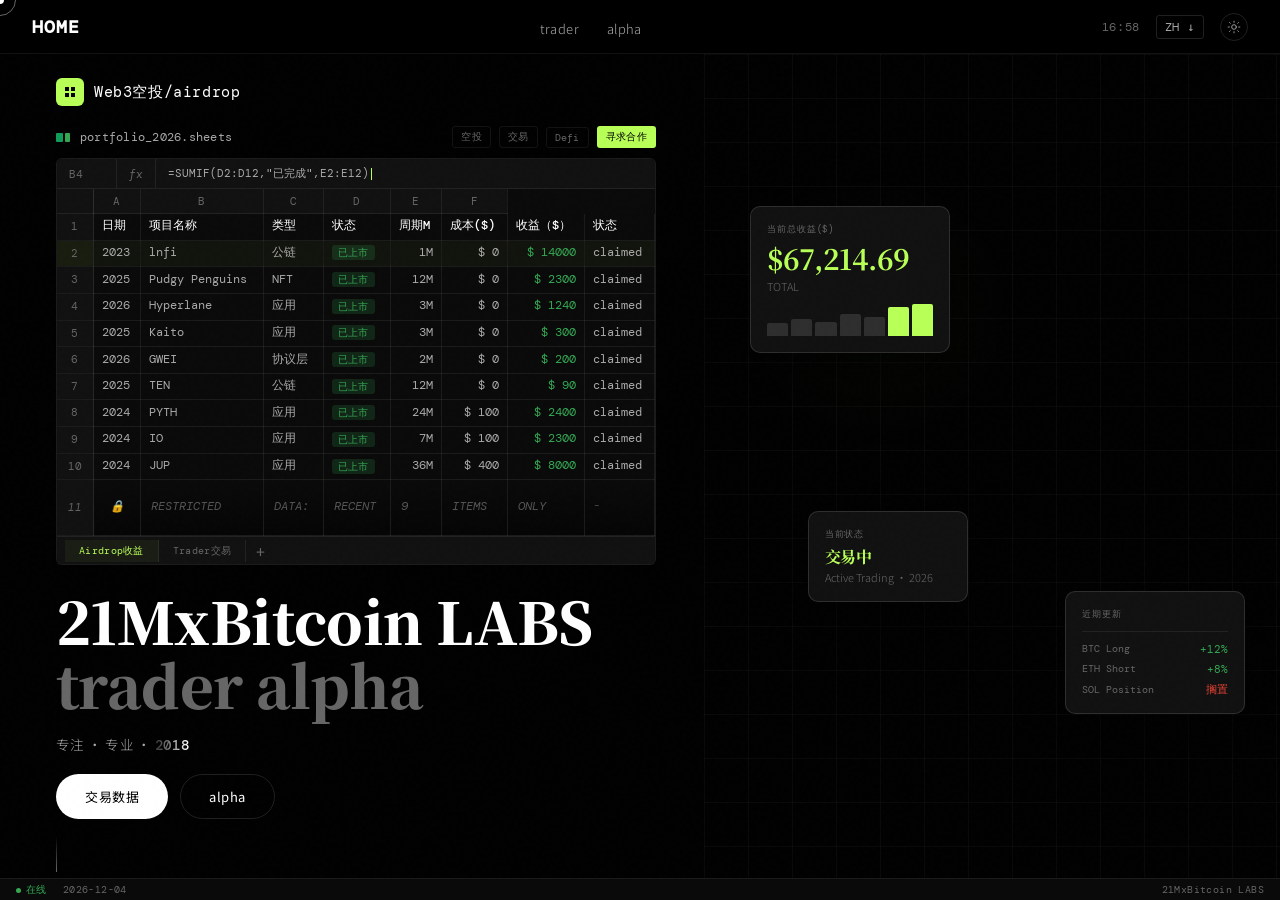
<file: index.html>
<!DOCTYPE html>
<html lang="zh">
<head>
<meta charset="UTF-8" />
<meta name="viewport" content="width=device-width, initial-scale=1.0"/>
<title>Shaween</title>
<link href="https://fonts.googleapis.com/css2?family=Noto+Serif+SC:wght@400;700;900&family=DM+Mono:wght@300;400;500&family=Noto+Sans+SC:wght@300;400;700;900&display=swap" rel="stylesheet"/>
<style>
  *, *::before, *::after { box-sizing: border-box; margin: 0; padding: 0; }

  :root {
    --black: #000000;
    --white: #ffffff;
    --gray-1: #0a0a0a;
    --gray-2: #111111;
    --gray-3: #1a1a1a;
    --gray-4: #222222;
    --gray-5: #2e2e2e;
    --gray-6: #3a3a3a;
    --gray-text: #666666;
    --gray-light: #aaaaaa;
    --accent: #b8ff57;
    --accent-dim: rgba(184,255,87,0.12);
    --accent-border: rgba(184,255,87,0.25);
    --border: rgba(255,255,255,0.07);
    --border-strong: rgba(255,255,255,0.12);
  }

  html, body {
    background: var(--black);
    color: var(--white);
    font-family: 'Noto Sans SC', sans-serif;
    min-height: 100vh;
    overflow-x: hidden;
    cursor: none;
  }

  /* Custom cursor */
  .cursor {
    position: fixed;
    width: 8px; height: 8px;
    background: var(--white);
    border-radius: 50%;
    pointer-events: none;
    z-index: 9999;
    transform: translate(-50%,-50%);
    transition: transform 0.1s, background 0.2s, width 0.2s, height 0.2s;
    mix-blend-mode: difference;
  }
  .cursor-ring {
    position: fixed;
    width: 32px; height: 32px;
    border: 1px solid rgba(255,255,255,0.4);
    border-radius: 50%;
    pointer-events: none;
    z-index: 9998;
    transform: translate(-50%,-50%);
    transition: transform 0.15s ease, width 0.2s, height 0.2s, border-color 0.2s;
  }

  /* Noise overlay */
  body::before {
    content: '';
    position: fixed;
    inset: 0;
    background-image: url("data:image/svg+xml,%3Csvg viewBox='0 0 256 256' xmlns='http://www.w3.org/2000/svg'%3E%3Cfilter id='noise'%3E%3CfeTurbulence type='fractalNoise' baseFrequency='0.9' numOctaves='4' stitchTiles='stitch'/%3E%3C/filter%3E%3Crect width='100%25' height='100%25' filter='url(%23noise)' opacity='0.03'/%3E%3C/svg%3E");
    pointer-events: none;
    z-index: 100;
    opacity: 0.4;
  }

  /* NAVBAR */
  nav {
    position: fixed;
    top: 0; left: 0; right: 0;
    z-index: 500;
    display: flex;
    align-items: center;
    justify-content: space-between;
    padding: 0 32px;
    height: 54px;
    border-bottom: 1px solid var(--border);
    background: rgba(0,0,0,0.85);
    backdrop-filter: blur(20px);
    -webkit-backdrop-filter: blur(20px);
  }

.nav-logo {
 font-family: 'DM Mono', monospace;
 font-size: 18px;
 font-weight: 700;
 letter-spacing: 0.05em;
 color: var(--white);
 text-decoration: none;
 text-transform: uppercase;
 }

  .nav-links {
    display: flex;
    gap: 28px;
    list-style: none;
  }
  .nav-links a {
    font-size: 13px;
    color: var(--gray-light);
    text-decoration: none;
    letter-spacing: 0.03em;
    transition: color 0.2s;
    font-weight: 300;
  }
  .nav-links a:hover { color: var(--white); }

  .nav-right {
    display: flex;
    align-items: center;
    gap: 16px;
  }

  .nav-time {
    font-family: 'DM Mono', monospace;
    font-size: 12px;
    color: var(--gray-text);
    letter-spacing: 0.05em;
  }

  .nav-lang {
    font-size: 12px;
    color: var(--gray-light);
    font-family: 'DM Mono', monospace;
    border: 1px solid var(--border-strong);
    padding: 3px 8px;
    border-radius: 3px;
    cursor: none;
    letter-spacing: 0.04em;
  }

  .nav-theme-btn {
    width: 28px; height: 28px;
    border: 1px solid var(--border-strong);
    border-radius: 50%;
    background: none;
    cursor: none;
    display: flex;
    align-items: center;
    justify-content: center;
  }

  .nav-theme-btn svg { stroke: var(--gray-light); width: 14px; height: 14px; }

  /* MAIN LAYOUT */
  main {
    display: flex;
    min-height: 100vh;
    padding-top: 54px;
    position: relative;
  }

/* LEFT PANEL */
.left-panel {
flex: 0 0 55%;
padding: 24px 48px 32px 56px;
display: flex;
flex-direction: column;
justify-content: flex-start;
position: relative;
animation: fadeUp 0.9s cubic-bezier(0.22,1,0.36,1) both;
}

  @keyframes fadeUp {
    from { opacity: 0; transform: translateY(28px); }
    to   { opacity: 1; transform: translateY(0); }
  }

.site-identity {
display: flex;
align-items: center;
gap: 10px;
margin-bottom: 20px;
animation: fadeUp 0.7s cubic-bezier(0.22,1,0.36,1) 0.1s both;
}

  .site-logo-mark {
    width: 28px; height: 28px;
    border-radius: 6px;
    background: var(--accent);
    display: flex;
    align-items: center;
    justify-content: center;
    flex-shrink: 0;
  }
  .site-logo-mark svg { width: 14px; height: 14px; }

  .site-name {
    font-family: 'DM Mono', monospace;
    font-size: 15px;
    font-weight: 400;
    letter-spacing: 0.04em;
    color: var(--white);
  }

/* GOOGLE SHEETS COMPONENT */
.sheets-wrapper {
animation: fadeUp 0.8s cubic-bezier(0.22,1,0.36,1) 0.2s both;
position: relative;
margin-bottom: 24px;
}

  .sheets-toolbar {
    display: flex;
    align-items: center;
    justify-content: space-between;
    padding: 0 0 10px 0;
  }

  .sheets-title-row {
    display: flex;
    align-items: center;
    gap: 10px;
  }

  .sheets-icon {
    display: flex;
    align-items: center;
    gap: 2px;
  }
  .sheets-icon span {
    display: block;
    width: 7px; height: 9px;
    border-radius: 1px;
  }
  .sheets-icon span:nth-child(1) { background: #0f9d58; }
  .sheets-icon span:nth-child(2) { background: #34a853; width: 5px; }

  .sheets-doc-name {
    font-family: 'DM Mono', monospace;
    font-size: 12px;
    color: var(--gray-light);
    letter-spacing: 0.02em;
  }

  .sheets-actions {
    display: flex;
    gap: 8px;
    align-items: center;
  }

  .sheets-btn {
    font-family: 'DM Mono', monospace;
    font-size: 10px;
    color: var(--gray-text);
    border: 1px solid var(--border);
    border-radius: 3px;
    padding: 3px 8px;
    background: none;
    cursor: none;
    letter-spacing: 0.03em;
    transition: border-color 0.2s, color 0.2s;
  }
  .sheets-btn:hover { border-color: var(--border-strong); color: var(--white); }

  .sheets-btn.primary {
    background: var(--accent);
    color: var(--black);
    border-color: transparent;
    font-weight: 500;
  }

  /* The actual sheet table */
  .sheets-container {
    border: 1px solid var(--border);
    border-radius: 6px;
    overflow: hidden;
    background: var(--gray-1);
    position: relative;
  }

  /* Sheet formula bar */
  .formula-bar {
    display: flex;
    align-items: center;
    border-bottom: 1px solid var(--border);
    padding: 0;
    height: 30px;
    background: var(--gray-2);
  }

  .cell-ref {
    font-family: 'DM Mono', monospace;
    font-size: 11px;
    color: var(--gray-text);
    padding: 0 12px;
    border-right: 1px solid var(--border);
    height: 100%;
    display: flex;
    align-items: center;
    width: 60px;
    flex-shrink: 0;
  }

  .formula-fx {
    font-family: 'DM Mono', monospace;
    font-size: 11px;
    color: var(--gray-text);
    padding: 0 12px;
    border-right: 1px solid var(--border);
    height: 100%;
    display: flex;
    align-items: center;
    font-style: italic;
  }

  .formula-input {
    flex: 1;
    font-family: 'DM Mono', monospace;
    font-size: 11px;
    color: var(--gray-light);
    padding: 0 12px;
    height: 100%;
    display: flex;
    align-items: center;
    overflow: hidden;
    white-space: nowrap;
  }

  /* Column headers row */
  .sheet-table {
    width: 100%;
    border-collapse: collapse;
    font-family: 'DM Mono', monospace;
    font-size: 11.5px;
  }

  .col-header-row th {
    background: var(--gray-2);
    border-bottom: 1px solid var(--border);
    border-right: 1px solid var(--border);
    padding: 5px 10px;
    text-align: center;
    color: var(--gray-text);
    font-weight: 400;
    font-size: 11px;
    letter-spacing: 0.04em;
  }
  .col-header-row th:first-child {
    width: 36px;
    border-right: 1px solid var(--border-strong);
  }

  .sheet-table tbody tr {
    transition: background 0.15s;
  }
  .sheet-table tbody tr:hover { background: var(--gray-3); }

.sheet-table td {
border-bottom: 1px solid var(--border);
border-right: 1px solid var(--border);
padding: 4px 8px;
color: var(--gray-light);
font-size: 11.5px;
white-space: nowrap;
overflow: hidden;
max-width: 160px;
text-overflow: ellipsis;
line-height: 1.3;
}

  .row-num {
    color: var(--gray-text) !important;
    font-size: 10.5px !important;
    text-align: center;
    border-right: 1px solid var(--border-strong) !important;
    background: var(--gray-2);
    width: 36px;
    flex-shrink: 0;
    padding: 6px 4px !important;
  }

  /* Selected row highlight */
 .row-selected td { background: rgba(184,255,87,0.04) !important; }
 .row-selected td.row-num { background: rgba(184,255,87,0.08) !important; }

 /* 锁定行样式 - 超过9行后显示 */
 .locked-row {
 background: linear-gradient(180deg, var(--gray-1) 0%, #050505 100%);
 }
 .locked-row td {
 color: #555;
 font-style: italic;
 }

 /* Cell types */
  .cell-tag {
    display: inline-block;
    padding: 1px 6px;
    border-radius: 3px;
    font-size: 10px;
    font-weight: 500;
    letter-spacing: 0.04em;
  }
  .tag-green  { background: rgba(52,168,83,0.18); color: #34a853; }
  .tag-blue   { background: rgba(66,133,244,0.18); color: #4285f4; }
  .tag-yellow { background: rgba(251,188,4,0.18); color: #fbbc04; }
  .tag-gray   { background: rgba(255,255,255,0.07); color: var(--gray-light); }
  .tag-red    { background: rgba(234,67,53,0.18); color: #ea4335; }
  .tag-accent { background: var(--accent-dim); color: var(--accent); border: 1px solid var(--accent-border); }

  .cell-num { color: #7ec8ff; text-align: right; }
  .cell-formula { color: #c97bff; }
  .cell-bold { color: var(--white) !important; font-weight: 500; }

  /* Progress bar cell */
  .cell-progress { min-width: 80px; }
  .progress-track {
    height: 4px;
    background: var(--gray-5);
    border-radius: 2px;
    overflow: hidden;
  }
  .progress-fill {
    height: 100%;
    border-radius: 2px;
    background: var(--accent);
    animation: progressLoad 1.2s cubic-bezier(0.22,1,0.36,1) both;
    animation-delay: 0.8s;
    width: 0%;
  }
  @keyframes progressLoad {
    to { width: var(--pct); }
  }

  /* Sheet bottom tabs */
  .sheet-tabs {
    display: flex;
    align-items: center;
    border-top: 1px solid var(--border);
    background: var(--gray-2);
    padding: 0 8px;
    height: 28px;
    gap: 0;
  }

  .sheet-tab {
    font-family: 'DM Mono', monospace;
    font-size: 10px;
    padding: 4px 14px;
    border-right: 1px solid var(--border);
    color: var(--gray-text);
    cursor: none;
    letter-spacing: 0.03em;
    transition: color 0.2s;
  }
  .sheet-tab.active {
    color: var(--accent);
    background: rgba(184,255,87,0.05);
  }
  .sheet-tab:hover { color: var(--gray-light); }

  .sheet-add {
    font-size: 16px;
    padding: 0 10px;
    color: var(--gray-text);
    cursor: none;
    line-height: 28px;
  }

  /* Shimmer/typing animation for active cell */
  .cursor-blink {
    display: inline-block;
    width: 1px;
    height: 12px;
    background: var(--accent);
    margin-left: 2px;
    animation: blink 1s step-end infinite;
    vertical-align: middle;
  }
  @keyframes blink { 50% { opacity: 0; } }

/* HEADLINE */
.headline-block {
margin-bottom: 16px;
animation: fadeUp 0.8s cubic-bezier(0.22,1,0.36,1) 0.35s both;
}

  .headline {
    font-family: 'Noto Serif SC', serif;
    font-size: clamp(38px, 4.5vw, 58px);
    font-weight: 900;
    line-height: 1.1;
    letter-spacing: -0.01em;
    color: var(--white);
  }

  .headline span.dim { color: var(--gray-text); }

  .subline {
    margin-top: 16px;
    font-size: 13.5px;
    font-weight: 300;
    color: var(--gray-light);
    line-height: 1.8;
    letter-spacing: 0.02em;
  }

  /* CTA BUTTONS */
  .cta-row {
    display: flex;
    gap: 12px;
    animation: fadeUp 0.8s cubic-bezier(0.22,1,0.36,1) 0.5s both;
  }

  .btn {
    display: inline-flex;
    align-items: center;
    gap: 8px;
    padding: 12px 28px;
    border-radius: 100px;
    font-size: 13px;
    font-weight: 400;
    letter-spacing: 0.04em;
    text-decoration: none;
    cursor: none;
    transition: all 0.2s cubic-bezier(0.22,1,0.36,1);
    border: 1px solid transparent;
    font-family: 'Noto Sans SC', sans-serif;
  }

  .btn-primary {
    background: var(--white);
    color: var(--black);
  }
  .btn-primary:hover {
    background: var(--accent);
    transform: translateY(-2px);
    box-shadow: 0 8px 28px rgba(184,255,87,0.2);
  }

  .btn-secondary {
    background: transparent;
    color: var(--white);
    border-color: var(--border-strong);
  }
  .btn-secondary:hover {
    border-color: rgba(255,255,255,0.3);
    background: rgba(255,255,255,0.04);
    transform: translateY(-2px);
  }

  /* RIGHT PANEL */
  .right-panel {
    flex: 1;
    position: relative;
    display: flex;
    align-items: center;
    justify-content: center;
    overflow: hidden;
  }

  /* Floating cards */
  .float-card {
    position: absolute;
    background: var(--gray-2);
    border: 1px solid var(--border-strong);
    border-radius: 10px;
    padding: 16px;
    animation: floatIn 1s cubic-bezier(0.22,1,0.36,1) both;
    backdrop-filter: blur(10px);
    box-shadow: 0 20px 60px rgba(0,0,0,0.6);
  }

  .card-1 {
    top: 18%;
    left: 8%;
    width: 200px;
    animation-delay: 0.4s;
  }
  .card-2 {
    bottom: 22%;
    right: 6%;
    width: 180px;
    animation-delay: 0.65s;
  }
  .card-3 {
    top: 54%;
    left: 18%;
    width: 160px;
    animation-delay: 0.55s;
  }

  @keyframes floatIn {
    from { opacity: 0; transform: translateY(24px) scale(0.96); }
    to   { opacity: 1; transform: translateY(0) scale(1); }
  }

  /* Floating animation for cards */
  .card-1 { animation: floatIn 1s cubic-bezier(0.22,1,0.36,1) 0.4s both, floatHover1 6s ease-in-out 1.5s infinite; }
  .card-2 { animation: floatIn 1s cubic-bezier(0.22,1,0.36,1) 0.65s both, floatHover2 7s ease-in-out 1.8s infinite; }
  .card-3 { animation: floatIn 1s cubic-bezier(0.22,1,0.36,1) 0.55s both, floatHover3 5.5s ease-in-out 1.6s infinite; }

  @keyframes floatHover1 {
    0%,100% { transform: translateY(0); }
    50%      { transform: translateY(-8px); }
  }
  @keyframes floatHover2 {
    0%,100% { transform: translateY(0); }
    50%      { transform: translateY(6px); }
  }
  @keyframes floatHover3 {
    0%,100% { transform: translateY(0) rotate(-1deg); }
    50%      { transform: translateY(-6px) rotate(0.5deg); }
  }

  .card-label {
    font-family: 'DM Mono', monospace;
    font-size: 9px;
    letter-spacing: 0.1em;
    color: var(--gray-text);
    text-transform: uppercase;
    margin-bottom: 8px;
  }

  .card-value {
    font-family: 'Noto Serif SC', serif;
    font-size: 28px;
    font-weight: 700;
    color: var(--white);
    letter-spacing: -0.02em;
    line-height: 1;
  }

  .card-value.accent { color: var(--accent); }

  .card-sub {
    margin-top: 6px;
    font-size: 11px;
    color: var(--gray-text);
    font-weight: 300;
  }

  .card-sparkline {
    margin-top: 10px;
    height: 32px;
    display: flex;
    align-items: flex-end;
    gap: 3px;
  }
  .sparkbar {
    flex: 1;
    border-radius: 2px 2px 0 0;
    background: var(--gray-5);
    transition: background 0.2s;
    animation: sparkGrow 0.8s cubic-bezier(0.22,1,0.36,1) both;
  }
  .sparkbar.hi { background: var(--accent); }
  @keyframes sparkGrow {
    from { transform: scaleY(0); transform-origin: bottom; }
    to   { transform: scaleY(1); }
  }

  .card-divider {
    height: 1px;
    background: var(--border);
    margin: 10px 0;
  }

  .card-row {
    display: flex;
    justify-content: space-between;
    align-items: center;
    margin-bottom: 6px;
  }
  .card-row:last-child { margin-bottom: 0; }
  .card-row-label { font-size: 10px; color: var(--gray-text); font-family: 'DM Mono', monospace; }
  .card-row-val   { font-size: 11px; color: var(--gray-light); font-family: 'DM Mono', monospace; }
  .card-row-val.pos { color: #34a853; }
  .card-row-val.neg { color: #ea4335; }

  /* Grid decoration in right panel */
  .bg-grid {
    position: absolute;
    inset: 0;
    background-image:
      linear-gradient(var(--border) 1px, transparent 1px),
      linear-gradient(90deg, var(--border) 1px, transparent 1px);
    background-size: 44px 44px;
    opacity: 0.5;
    pointer-events: none;
  }

  .bg-glow {
    position: absolute;
    width: 340px; height: 340px;
    border-radius: 50%;
    background: radial-gradient(circle, rgba(184,255,87,0.04) 0%, transparent 70%);
    pointer-events: none;
    top: 30%; left: 30%;
    transform: translate(-50%, -50%);
  }

  /* Vertical scroll hint */
  .scroll-hint {
    position: fixed;
    bottom: 28px; left: 56px;
    display: flex;
    align-items: center;
    gap: 10px;
    animation: fadeUp 0.8s cubic-bezier(0.22,1,0.36,1) 1.2s both;
    z-index: 50;
  }
  .scroll-line {
    width: 1px; height: 36px;
    background: linear-gradient(to bottom, transparent, var(--gray-text));
    animation: scrollPulse 2.2s ease-in-out infinite;
  }
  @keyframes scrollPulse {
    0%,100% { opacity: 0.4; } 50% { opacity: 1; }
  }
  .scroll-text {
    font-family: 'DM Mono', monospace;
    font-size: 10px;
    color: var(--gray-text);
    letter-spacing: 0.1em;
    writing-mode: horizontal-tb;
    transform: rotate(-90deg);
  }

  /* Status bar at very bottom */
  .status-bar {
    position: fixed;
    bottom: 0; left: 0; right: 0;
    height: 22px;
    border-top: 1px solid var(--border);
    background: var(--gray-1);
    display: flex;
    align-items: center;
    padding: 0 16px;
    gap: 16px;
    z-index: 400;
  }
  .status-item {
    font-family: 'DM Mono', monospace;
    font-size: 10px;
    color: var(--gray-text);
    letter-spacing: 0.04em;
  }
  .status-item.online { color: #34a853; }
  .status-item.online::before {
    content: '';
    display: inline-block;
    width: 5px; height: 5px;
    border-radius: 50%;
    background: #34a853;
    margin-right: 5px;
    animation: pulse 2s infinite;
  }
@keyframes pulse {
 0%,100% { opacity: 1; } 50% { opacity: 0.3; }
}

/* Gradient text effect for 2018 */
.gradient-2018 {
 display: inline-block;
 font-family: 'DM Mono', monospace;
 font-weight: 500;
 background: linear-gradient(to right, 
 #333333 0%, 
 #555555 20%, 
 #777777 40%, 
 #aaaaaa 60%, 
 #dddddd 80%, 
 #ffffff 100%
 );
 -webkit-background-clip: text;
 -webkit-text-fill-color: transparent;
 background-clip: text;
 color: transparent;
 letter-spacing: 0.05em;
}

 @media (max-width: 900px) {
    main { flex-direction: column; }
    .left-panel { flex: none; padding: 40px 24px; }
    .right-panel { min-height: 300px; }
  }
</style>
</head>
<body>

<div class="cursor" id="cursor"></div>
<div class="cursor-ring" id="cursorRing"></div>

<!-- NAVBAR -->
<nav>
<a href="index.html" class="nav-logo">HOME</a>
 <ul class="nav-links">
 <li><a href="trader.html">trader</a></li>
 <li><a href="alpha.html">alpha</a></li>
 </ul>
  <div class="nav-right">
    <span class="nav-time" id="navTime">21:12</span>
    <span class="nav-lang">ZH &darr;</span>
    <button class="nav-theme-btn">
      <svg viewBox="0 0 24 24" fill="none" stroke-width="1.5" stroke-linecap="round" stroke-linejoin="round">
        <circle cx="12" cy="12" r="4"/>
        <path d="M12 2v2M12 20v2M4.22 4.22l1.42 1.42M18.36 18.36l1.42 1.42M2 12h2M20 12h2M4.22 19.78l1.42-1.42M18.36 5.64l1.42-1.42"/>
      </svg>
    </button>
  </div>
</nav>

<!-- MAIN -->
<main>
  <!-- LEFT PANEL -->
  <div class="left-panel">

    <!-- Site identity -->
    <div class="site-identity">
      <div class="site-logo-mark">
        <svg viewBox="0 0 14 14" fill="none">
          <path d="M2 2h4v4H2zM8 2h4v4H8zM2 8h4v4H2zM8 8h4v4H8z" fill="#000"/>
        </svg>
      </div>
      <span class="site-name">Web3空投/airdrop</span>
    </div>

    <!-- GOOGLE SHEETS COMPONENT -->
    <div class="sheets-wrapper">
      <div class="sheets-toolbar">
        <div class="sheets-title-row">
          <div class="sheets-icon">
            <span></span><span></span>
          </div>
          <span class="sheets-doc-name">portfolio_2026.sheets</span>
        </div>
 <div class="sheets-actions">
 <button class="sheets-btn" id="btnAirdrop">空投</button>
 <button class="sheets-btn" id="btnTrade">交易</button>
 <button class="sheets-btn" id="btnDefi">Defi</button>
 <button class="sheets-btn primary" id="btnCollab">寻求合作</button>
 </div>
      </div>

      <div class="sheets-container">
        <!-- Formula bar -->
        <div class="formula-bar">
          <div class="cell-ref">B4</div>
          <div class="formula-fx">fx</div>
          <div class="formula-input">=SUMIF(D2:D12,"已完成",E2:E12)<span class="cursor-blink"></span></div>
        </div>

        <!-- Table -->
        <table class="sheet-table">
          <thead>
            <tr class="col-header-row">
              <th></th>
              <th>A</th>
              <th>B</th>
              <th>C</th>
              <th>D</th>
              <th>E</th>
              <th>F</th>
 </tr>
 </thead>
 <tbody id="sheet-tbody-data">
 <!-- 数据将通过 JavaScript 从 trade_data.json 动态加载 -->
 </tbody>
 </table>

<!-- Sheet tabs -->
<div class="sheet-tabs">
<div class="sheet-tab active" id="tab-airdrop" onclick="switchTab('airdrop')">Airdrop收益</div>
<div class="sheet-tab" id="tab-trader" onclick="switchTab('trader')">Trader交易</div>
<div class="sheet-add">+</div>
</div>
      </div>
    </div>

<!-- Headline -->
 <div class="headline-block">
 <div class="headline">21MxBitcoin LABS<br/><span class="dim">trader alpha</span></div>
 <p class="subline">专注 · 专业 · <span class="gradient-2018">2018</span></p>
 </div>

<!-- CTAs -->
 <div class="cta-row">
 <a href="trader.html" class="btn btn-primary">交易数据</a>
 <a href="alpha.html" class="btn btn-secondary">alpha</a>
 </div>
  </div>

  <!-- RIGHT PANEL -->
  <div class="right-panel">
    <div class="bg-grid"></div>
    <div class="bg-glow"></div>

    <!-- Float card 1: Stats -->
    <div class="float-card card-1">
      <div class="card-label">总项目数</div>
      <div class="card-value accent">7</div>
      <div class="card-sub">已交付 &amp; 在产</div>
      <div class="card-sparkline">
        <div class="sparkbar" style="height:40%; animation-delay:0.85s;"></div>
        <div class="sparkbar" style="height:55%; animation-delay:0.9s;"></div>
        <div class="sparkbar" style="height:45%; animation-delay:0.95s;"></div>
        <div class="sparkbar" style="height:70%; animation-delay:1s;"></div>
        <div class="sparkbar" style="height:60%; animation-delay:1.05s;"></div>
        <div class="sparkbar hi" style="height:90%; animation-delay:1.1s;"></div>
        <div class="sparkbar hi" style="height:100%; animation-delay:1.15s;"></div>
      </div>
    </div>

<!-- Float card 2: Recent activity -->
 <div class="float-card card-2">
 <div class="card-label">近期更新</div>
 <div class="card-divider"></div>
 <div class="card-row">
 <span class="card-row-label">BTC Long</span>
 <span class="card-row-val pos">+12%</span>
 </div>
 <div class="card-row">
 <span class="card-row-label">ETH Short</span>
 <span class="card-row-val pos">+8%</span>
 </div>
 <div class="card-row">
 <span class="card-row-label">SOL Position</span>
 <span class="card-row-val neg">搁置</span>
 </div>
 </div>

<!-- Float card 3: Status chip -->
 <div class="float-card card-3">
 <div class="card-label">当前状态</div>
 <div class="card-value" style="font-size:16px; margin-top:6px; color: var(--accent);">交易中</div>
 <div class="card-sub" style="margin-top:4px;">Active Trading &bull; 2026</div>
 </div>
  </div>
</main>

<!-- Scroll hint -->
<div class="scroll-hint">
  <div class="scroll-line"></div>
</div>

<!-- Status bar -->
<div class="status-bar">
 <span class="status-item online">在线</span>
 <span class="status-item" id="currentDate">--</span>
 <span class="status-item" style="margin-left:auto; font-family: 'DM Mono', monospace;">21MxBitcoin LABS</span>
</div>

<script>
  // Custom cursor
  const cursor = document.getElementById('cursor');
  const ring   = document.getElementById('cursorRing');
  let mx = 0, my = 0, rx = 0, ry = 0;

  document.addEventListener('mousemove', e => {
    mx = e.clientX; my = e.clientY;
    cursor.style.left = mx + 'px';
    cursor.style.top  = my + 'px';
  });

  (function animRing() {
    rx += (mx - rx) * 0.12;
    ry += (my - ry) * 0.12;
    ring.style.left = rx + 'px';
    ring.style.top  = ry + 'px';
    requestAnimationFrame(animRing);
  })();

  document.querySelectorAll('a, button, .sheet-tab, .sheets-btn, .nav-lang').forEach(el => {
    el.addEventListener('mouseenter', () => {
      cursor.style.width  = '16px';
      cursor.style.height = '16px';
      ring.style.width    = '48px';
      ring.style.height   = '48px';
      ring.style.borderColor = 'rgba(184,255,87,0.5)';
    });
    el.addEventListener('mouseleave', () => {
      cursor.style.width  = '8px';
      cursor.style.height = '8px';
      ring.style.width    = '32px';
      ring.style.height   = '32px';
      ring.style.borderColor = 'rgba(255,255,255,0.4)';
    });
  });

  // Live clock
  const timeEl = document.getElementById('navTime');
  function updateTime() {
    const d = new Date();
    const h = String(d.getHours()).padStart(2,'0');
    const m = String(d.getMinutes()).padStart(2,'0');
    timeEl.textContent = h + ':' + m;
  }
  updateTime();
  setInterval(updateTime, 10000);

// Row hover highlight in sheet
 document.querySelectorAll('.sheet-table tbody tr').forEach(tr => {
 tr.addEventListener('mouseenter', function() {
 document.querySelectorAll('.row-selected').forEach(r => {
 if(r !== this) r.classList.remove('row-selected');
 });
 this.classList.add('row-selected');
 });
 });

 // Status bar: Current Date
 const dateEl = document.getElementById('currentDate');

 function updateDate() {
 // Current date: YYYY-MM-DD format
 const now = new Date();
 const year = now.getFullYear();
 const month = String(now.getMonth() + 1).padStart(2, '0');
 const day = String(now.getDate()).padStart(2, '0');
 dateEl.textContent = `${year}-${month}-${day}`;
 }

 updateDate();
 setInterval(updateDate, 1000);

// 数据映射与渲染逻辑 - 仅更新 tbody 内容，不改动外层容器
// 支持多数据源切换：Airdrop(工作表1.json) 和 Trader(trade_data.json)
let currentDataSource = 'airdrop';

async function loadSheetData() {
 const tbody = document.getElementById('sheet-tbody-data');
 if (!tbody) return;
 
 try {
 // 根据当前数据源选择路径
 const DATA_PATH = currentDataSource === 'trader' 
 ? './data/trade_data.json'
 : './data/工作表1.json';
 
 const res = await fetch(DATA_PATH);
 const json = await res.json();
 
 // 清空现有内容
 tbody.innerHTML = '';
 
 if (currentDataSource === 'trader') {
 renderTraderData(json, tbody);
 } else {
 renderAirdropData(json, tbody);
 }
 
 } catch (err) {
 console.error('数据加载失败:', err);
 tbody.innerHTML = `
 <tr>
 <td colspan="9" style="text-align: center; padding: 40px; color: #666;">
 数据加载失败，请检查网络连接
 </td>
 </tr>
 `;
 }
}

// Tab 切换功能
function switchTab(tab) {
 if (tab === currentDataSource) return;
 currentDataSource = tab;
 
 // 更新 tab 样式
 document.querySelectorAll('.sheet-tab').forEach(t => t.classList.remove('active'));
 document.getElementById(`tab-${tab}`).classList.add('active');
 
 // 重新加载数据
 loadSheetData();
}

// Airdrop 数据渲染（工作表1.json格式）
function renderAirdropData(json, tbody) {
 const headers = json.headers || [];
 const rows = json.rows || [];
 
 // 表头行 (第1行)
 const headerRow = document.createElement('tr');
 let headerHTML = '<td class="row-num">1</td>';
 headers.forEach(h => {
 headerHTML += `<td class="cell-bold">${h}</td>`;
 });
 headerRow.innerHTML = headerHTML;
 tbody.appendChild(headerRow);
 
 // 按收益率排序（收益/成本），成本为0时按收益绝对值排序
 const sortedRows = rows.sort((a, b) => {
 const costA = a[5] || 0;
 const costB = b[5] || 0;
 const profitA = a[6] || 0;
 const profitB = b[6] || 0;
 
 const roiA = costA > 0 ? profitA / costA : profitA;
 const roiB = costB > 0 ? profitB / costB : profitB;
 
 return roiB - roiA; // 从高到低
 });
 
 // 固定显示9行数据（第2-10行），不足9行用空行填充
 const displayData = sortedRows.slice(0, 9);
 const emptyRowsNeeded = 9 - displayData.length;
 
 displayData.forEach((row, index) => {
 const tr = document.createElement('tr');
 
 // 第一行数据添加选中状态
 if (index === 0) tr.classList.add('row-selected');
 
 let rowHTML = `<td class="row-num">${index + 2}</td>`;
 row.forEach((cell, i) => {
 // 收益列（第7列，索引6）标绿
 if (i === 6 && typeof cell === 'number' && cell > 0) {
 rowHTML += `<td class="cell-num" style="color: #34a853">$ ${cell}</td>`;
 } else if (i === 5 && typeof cell === 'number') {
 // 成本列
 rowHTML += `<td class="cell-num">$ ${cell}</td>`;
 } else if (i === 4 && typeof cell === 'number') {
 // 周期列
 rowHTML += `<td class="cell-num">${cell}M</td>`;
 } else if (i === 3 || i === 8) {
 // 状态列添加标签样式
 const tagClass = cell === '已上市' || cell === 'claimed' ? 'tag-green' : 
 cell === '进行中' ? 'tag-yellow' : 'tag-gray';
 rowHTML += `<td><span class="cell-tag ${tagClass}">${cell}</span></td>`;
 } else {
 rowHTML += `<td>${cell}</td>`;
 }
 });
 tr.innerHTML = rowHTML;
 tbody.appendChild(tr);
 });
 
 // 填充空行（如果数据不足9行）
 for (let i = 0; i < emptyRowsNeeded; i++) {
 const emptyRow = document.createElement('tr');
 const rowNum = displayData.length + i + 2;
 let emptyHTML = `<td class="row-num">${rowNum}</td>`;
 for (let j = 0; j < headers.length; j++) {
 emptyHTML += `<td style="color: #333;">-</td>`;
 }
 emptyRow.innerHTML = emptyHTML;
 tbody.appendChild(emptyRow);
 }
 
 // 锁定行 - 固定放在第10行位置
 const lockedRow = document.createElement('tr');
 lockedRow.className = 'locked-row';
 lockedRow.innerHTML = `
 <td class="row-num">11</td>
 <td style="text-align: center; color: #555; font-style: italic; padding: 20px 10px;">🔒</td>
 <td style="color: #555; font-style: italic; padding: 20px 10px;">RESTRICTED</td>
 <td style="color: #555; font-style: italic; padding: 20px 10px;">DATA:</td>
 <td style="color: #555; font-style: italic; padding: 20px 10px;">RECENT</td>
 <td style="color: #555; font-style: italic; padding: 20px 10px;">9</td>
 <td style="color: #555; font-style: italic; padding: 20px 10px;">ITEMS</td>
 <td style="color: #555; font-style: italic; padding: 20px 10px;">ONLY</td>
 <td style="color: #444;">-</td>
 `;
 tbody.appendChild(lockedRow);
}

// Trader 数据渲染（trade_data.json格式）
function renderTraderData(data, tbody) {
  // Trader 数据是数组格式
  const rows = Array.isArray(data) ? data : [];
  
  // 表头行 (第1行)
  const headerRow = document.createElement('tr');
  headerRow.innerHTML = `
    <td class="row-num">1</td>
    <td class="cell-bold" style="width: 90px; min-width: 90px;">日期</td>
    <td class="cell-bold" style="width: 70px; min-width: 70px;">交易对</td>
    <td class="cell-bold" style="width: 50px; min-width: 50px;">方向</td>
    <td class="cell-bold" style="width: 60px; min-width: 60px;">收益率</td>
    <td class="cell-bold" style="width: 70px; min-width: 70px;">盈亏</td>
    <td class="cell-bold" style="width: 70px; min-width: 70px;">开仓价</td>
    <td class="cell-bold" style="width: 80px; min-width: 80px;">当前价</td>
    <td class="cell-bold" style="width: 50px; min-width: 50px;">杠杆</td>
  `;
  tbody.appendChild(headerRow);

  // 按收益率排序
 const sortedRows = rows.sort((a, b) => {
 const pnlA = parseFloat(a.pnl) || 0;
 const pnlB = parseFloat(b.pnl) || 0;
 return pnlB - pnlA; // 从高到低
 });
 
 // 固定显示9行数据（第2-10行），不足9行用空行填充
 const displayData = sortedRows.slice(0, 9);
 const emptyRowsNeeded = 9 - displayData.length;
 
 displayData.forEach((item, index) => {
 const tr = document.createElement('tr');
 
 // 第一行数据添加选中状态
 if (index === 0) tr.classList.add('row-selected');
 
 const pnlNum = parseFloat(item.pnl) || 0;
 const profitNum = parseFloat(item.profit) || 0;
 const isPositive = pnlNum >= 0;
 const isProfitPositive = profitNum >= 0;
    const date = item.time 
      ? new Date(item.time).toLocaleDateString('zh-CN', {
          day: '2-digit', month: '2-digit', year: 'numeric'
        }) 
      : new Date().toLocaleDateString('zh-CN', {
          day: '2-digit', month: '2-digit', year: 'numeric'
        });
 
    tr.innerHTML = `
      <td class="row-num">${index + 2}</td>
      <td style="color: #888; width: 90px; min-width: 90px;">${date}</td>
      <td style="width: 70px; min-width: 70px;">${item.symbol || '--'}</td>
      <td style="width: 50px; min-width: 50px;"><span class="cell-tag ${item.side === 'LONG' ? 'tag-green' : 'tag-red'}">${item.side || '--'}</span></td>
      <td style="color: ${isPositive ? '#34a853' : '#ea4335'}; width: 60px; min-width: 60px;">${item.pnl || '--'}</td>
      <td style="color: ${isProfitPositive ? '#34a853' : '#ea4335'}; width: 70px; min-width: 70px;">$${item.profit || '--'}</td>
      <td style="width: 70px; min-width: 70px;">${item.entry || '--'}</td>
      <td style="width: 80px; min-width: 80px;">${item.last || '--'}</td>
      <td style="width: 50px; min-width: 50px;">${item.lev || '--'}X</td>
    `;
 tbody.appendChild(tr);
 });
 
  // 填充空行（如果数据不足9行）
  for (let i = 0; i < emptyRowsNeeded; i++) {
    const emptyRow = document.createElement('tr');
    const rowNum = displayData.length + i + 2;
    emptyRow.innerHTML = `
      <td class="row-num">${rowNum}</td>
      <td style="color: #333; width: 90px; min-width: 90px;">-</td>
      <td style="color: #333; width: 70px; min-width: 70px;">-</td>
      <td style="color: #333; width: 50px; min-width: 50px;">-</td>
      <td style="color: #333; width: 60px; min-width: 60px;">-</td>
      <td style="color: #333; width: 70px; min-width: 70px;">-</td>
      <td style="color: #333; width: 70px; min-width: 70px;">-</td>
      <td style="color: #333; width: 80px; min-width: 80px;">-</td>
      <td style="color: #333; width: 50px; min-width: 50px;">-</td>
    `;
    tbody.appendChild(emptyRow);
  }
 
 // 锁定行 - 固定放在第10行位置
 const lockedRow = document.createElement('tr');
 lockedRow.className = 'locked-row';
 lockedRow.innerHTML = `
 <td class="row-num">11</td>
 <td style="text-align: center; color: #555; font-style: italic; padding: 20px 10px;">🔒</td>
 <td style="color: #555; font-style: italic; padding: 20px 10px;">RESTRICTED</td>
 <td style="color: #555; font-style: italic; padding: 20px 10px;">DATA:</td>
 <td style="color: #555; font-style: italic; padding: 20px 10px;">RECENT</td>
 <td style="color: #555; font-style: italic; padding: 20px 10px;">9</td>
 <td style="color: #555; font-style: italic; padding: 20px 10px;">ITEMS</td>
 <td style="color: #555; font-style: italic; padding: 20px 10px;">ONLY</td>
 <td style="color: #444;">-</td>
 `;
 tbody.appendChild(lockedRow);
}

// 计算并显示总收益
async function updateTotalRevenue() {
 try {
 // 获取 Airdrop 收益
 const airdropRes = await fetch('./data/工作表1.json');
 const airdropData = await airdropRes.json();
 const airdropProfit = (airdropData.rows || []).reduce((sum, row) => sum + (row[6] || 0), 0);
 
 // 获取 Trader 收益
 const traderRes = await fetch('./data/trade_data.json');
 const traderData = await traderRes.json();
 const traderProfit = (traderData || []).reduce((sum, item) => sum + (parseFloat(item.profit) || 0), 0);
 
 // 计算总收益
 const totalRevenue = airdropProfit + traderProfit;
 
 // 更新浮动卡片
 const cardValue = document.querySelector('.card-1 .card-value');
 const cardLabel = document.querySelector('.card-1 .card-label');
 const cardSub = document.querySelector('.card-1 .card-sub');
 
 if (cardValue) cardValue.textContent = `$${totalRevenue.toLocaleString()}`;
 if (cardLabel) cardLabel.textContent = '当前总收益($)';
 if (cardSub) cardSub.textContent = 'TOTAL';
 
 } catch (err) {
 console.error('计算总收益失败:', err);
 }
}

// 页面加载完成后执行
 document.addEventListener('DOMContentLoaded', () => {
 loadSheetData();
 updateTotalRevenue();
 });

 // Sheet toolbar buttons

// Helper function to create modal
function createModal(title, content) {
 const modal = document.createElement('div');
 modal.style.cssText = `
 position: fixed;
 inset: 0;
 background: rgba(0,0,0,0.85);
 backdrop-filter: blur(10px);
 z-index: 10000;
 display: flex;
 align-items: center;
 justify-content: center;
 cursor: default;
 padding: 20px;
 `;
 modal.innerHTML = `
 <div style="
 background: #0a0a0a;
 border: 1px solid rgba(184,255,87,0.25);
 border-radius: 12px;
 width: 90%;
 max-width: 600px;
 max-height: 80vh;
 overflow-y: auto;
 font-family: 'DM Mono', monospace;
 ">
 <div style="padding: 24px; border-bottom: 1px solid rgba(255,255,255,0.07);">
 <h3 style="color: #b8ff57; margin: 0; font-size: 16px; text-align: center;">${title}</h3>
 </div>
 <div style="padding: 24px;">
 ${content}
 </div>
 <div style="padding: 16px 24px; border-top: 1px solid rgba(255,255,255,0.07); display: flex; justify-content: center;">
 <button onclick="this.closest('.modal-overlay').remove()" style="
 padding: 10px 32px;
 background: transparent;
 color: #b8ff57;
 border: 1px solid rgba(184,255,87,0.3);
 border-radius: 6px;
 font-family: 'DM Mono', monospace;
 font-size: 12px;
 cursor: pointer;
 transition: all 0.2s;
 ">关闭</button>
 </div>
 </div>
 `;
 modal.classList.add('modal-overlay');
 document.body.appendChild(modal);
 modal.addEventListener('click', (e) => {
 if (e.target === modal) modal.remove();
 });
}

// 1. 空投 - 年度项目空投收益列表
document.getElementById('btnAirdrop')?.addEventListener('click', () => {
 const currentYear = new Date().getFullYear();
 const content = `
 <div style="font-family: 'DM Mono', monospace; font-size: 12px;">
 <div style="display: flex; justify-content: space-between; align-items: center; margin-bottom: 16px; padding: 12px; background: rgba(184,255,87,0.05); border-radius: 6px;">
 <span style="color: #666;">统计年度</span>
 <span style="color: #b8ff57; font-size: 18px; font-weight: 600;">${currentYear}</span>
 </div>
 <table style="width: 100%; border-collapse: collapse; font-size: 11px;">
 <thead>
 <tr style="background: rgba(255,255,255,0.03);">
 <th style="padding: 10px; text-align: left; color: #666; border-bottom: 1px solid rgba(255,255,255,0.1);">项目名称</th>
 <th style="padding: 10px; text-align: left; color: #666; border-bottom: 1px solid rgba(255,255,255,0.1);">代币</th>
 <th style="padding: 10px; text-align: right; color: #666; border-bottom: 1px solid rgba(255,255,255,0.1);">数量</th>
 <th style="padding: 10px; text-align: right; color: #666; border-bottom: 1px solid rgba(255,255,255,0.1);">价值(USD)</th>
 </tr>
 </thead>
 <tbody>
 <tr style="border-bottom: 1px solid rgba(255,255,255,0.05);">
 <td style="padding: 10px; color: #fff;">Arbitrum ARB</td>
 <td style="padding: 10px; color: #aaa;">ARB</td>
 <td style="padding: 10px; text-align: right; color: #fff;">1,250</td>
 <td style="padding: 10px; text-align: right; color: #34a853;">$1,875</td>
 </tr>
 <tr style="border-bottom: 1px solid rgba(255,255,255,0.05);">
 <td style="padding: 10px; color: #fff;">Optimism OP</td>
 <td style="padding: 10px; color: #aaa;">OP</td>
 <td style="padding: 10px; text-align: right; color: #fff;">850</td>
 <td style="padding: 10px; text-align: right; color: #34a853;">$1,445</td>
 </tr>
 <tr style="border-bottom: 1px solid rgba(255,255,255,0.05);">
 <td style="padding: 10px; color: #fff;">Celestia TIA</td>
 <td style="padding: 10px; color: #aaa;">TIA</td>
 <td style="padding: 10px; text-align: right; color: #fff;">420</td>
 <td style="padding: 10px; text-align: right; color: #34a853;">$2,520</td>
 </tr>
 <tr style="border-bottom: 1px solid rgba(255,255,255,0.05);">
 <td style="padding: 10px; color: #fff;">Starknet STRK</td>
 <td style="padding: 10px; color: #aaa;">STRK</td>
 <td style="padding: 10px; text-align: right; color: #fff;">2,100</td>
 <td style="padding: 10px; text-align: right; color: #34a853;">$2,940</td>
 </tr>
 <tr style="border-bottom: 1px solid rgba(255,255,255,0.05);">
 <td style="padding: 10px; color: #fff;">ZkSync ZK</td>
 <td style="padding: 10px; color: #aaa;">ZK</td>
 <td style="padding: 10px; text-align: right; color: #fff;">3,500</td>
 <td style="padding: 10px; text-align: right; color: #34a853;">$1,750</td>
 </tr>
 </tbody>
 <tfoot>
 <tr style="background: rgba(184,255,87,0.08);">
 <td colspan="3" style="padding: 12px; text-align: right; color: #b8ff57; font-weight: 600;">年度总收益</td>
 <td style="padding: 12px; text-align: right; color: #b8ff57; font-weight: 600;">$10,530</td>
 </tr>
 </tfoot>
 </table>
 </div>
 `;
 createModal('年度空投收益统计', content);
});

// 2. 交易 - 年度交易收益列表
document.getElementById('btnTrade')?.addEventListener('click', () => {
 const currentYear = new Date().getFullYear();
 const content = `
 <div style="font-family: 'DM Mono', monospace; font-size: 12px;">
 <div style="display: flex; justify-content: space-between; align-items: center; margin-bottom: 16px; padding: 12px; background: rgba(184,255,87,0.05); border-radius: 6px;">
 <span style="color: #666;">统计年度</span>
 <span style="color: #b8ff57; font-size: 18px; font-weight: 600;">${currentYear}</span>
 </div>
 <table style="width: 100%; border-collapse: collapse; font-size: 11px;">
 <thead>
 <tr style="background: rgba(255,255,255,0.03);">
 <th style="padding: 10px; text-align: left; color: #666; border-bottom: 1px solid rgba(255,255,255,0.1);">交易对</th>
 <th style="padding: 10px; text-align: center; color: #666; border-bottom: 1px solid rgba(255,255,255,0.1);">方向</th>
 <th style="padding: 10px; text-align: right; color: #666; border-bottom: 1px solid rgba(255,255,255,0.1);">收益率</th>
 <th style="padding: 10px; text-align: right; color: #666; border-bottom: 1px solid rgba(255,255,255,0.1);">收益(USD)</th>
 </tr>
 </thead>
 <tbody>
 <tr style="border-bottom: 1px solid rgba(255,255,255,0.05);">
 <td style="padding: 10px; color: #fff;">BTC/USDT</td>
 <td style="padding: 10px; text-align: center;"><span style="color: #34a853;">LONG</span></td>
 <td style="padding: 10px; text-align: right; color: #34a853;">+156%</td>
 <td style="padding: 10px; text-align: right; color: #34a853;">+$15,600</td>
 </tr>
 <tr style="border-bottom: 1px solid rgba(255,255,255,0.05);">
 <td style="padding: 10px; color: #fff;">ETH/USDT</td>
 <td style="padding: 10px; text-align: center;"><span style="color: #f6465d;">SHORT</span></td>
 <td style="padding: 10px; text-align: right; color: #34a853;">+89%</td>
 <td style="padding: 10px; text-align: right; color: #34a853;">+$8,900</td>
 </tr>
 <tr style="border-bottom: 1px solid rgba(255,255,255,0.05);">
 <td style="padding: 10px; color: #fff;">SOL/USDT</td>
 <td style="padding: 10px; text-align: center;"><span style="color: #34a853;">LONG</span></td>
 <td style="padding: 10px; text-align: right; color: #34a853;">+234%</td>
 <td style="padding: 10px; text-align: right; color: #34a853;">+$23,400</td>
 </tr>
 <tr style="border-bottom: 1px solid rgba(255,255,255,0.05);">
 <td style="padding: 10px; color: #fff;">BNB/USDT</td>
 <td style="padding: 10px; text-align: center;"><span style="color: #34a853;">LONG</span></td>
 <td style="padding: 10px; text-align: right; color: #34a853;">+67%</td>
 <td style="padding: 10px; text-align: right; color: #34a853;">+$6,700</td>
 </tr>
 </tbody>
 <tfoot>
 <tr style="background: rgba(184,255,87,0.08);">
 <td colspan="3" style="padding: 12px; text-align: right; color: #b8ff57; font-weight: 600;">年度交易总收益</td>
 <td style="padding: 12px; text-align: right; color: #b8ff57; font-weight: 600;">+$54,600</td>
 </tr>
 </tfoot>
 </table>
 </div>
 `;
 createModal('年度交易收益统计', content);
});

// 3. Defi/Alpha - 年度Alpha收益列表
document.getElementById('btnDefi')?.addEventListener('click', () => {
 const currentYear = new Date().getFullYear();
 const content = `
 <div style="font-family: 'DM Mono', monospace; font-size: 12px;">
 <div style="display: flex; justify-content: space-between; align-items: center; margin-bottom: 16px; padding: 12px; background: rgba(184,255,87,0.05); border-radius: 6px;">
 <span style="color: #666;">统计年度</span>
 <span style="color: #b8ff57; font-size: 18px; font-weight: 600;">${currentYear}</span>
 </div>
 <table style="width: 100%; border-collapse: collapse; font-size: 11px;">
 <thead>
 <tr style="background: rgba(255,255,255,0.03);">
 <th style="padding: 10px; text-align: left; color: #666; border-bottom: 1px solid rgba(255,255,255,0.1);">策略类型</th>
 <th style="padding: 10px; text-align: left; color: #666; border-bottom: 1px solid rgba(255,255,255,0.1);">协议</th>
 <th style="padding: 10px; text-align: right; color: #666; border-bottom: 1px solid rgba(255,255,255,0.1);">APY</th>
 <th style="padding: 10px; text-align: right; color: #666; border-bottom: 1px solid rgba(255,255,255,0.1);">收益(USD)</th>
 </tr>
 </thead>
 <tbody>
 <tr style="border-bottom: 1px solid rgba(255,255,255,0.05);">
 <td style="padding: 10px; color: #fff;">Staking</td>
 <td style="padding: 10px; color: #aaa;">Lido ETH</td>
 <td style="padding: 10px; text-align: right; color: #34a853;">3.8%</td>
 <td style="padding: 10px; text-align: right; color: #34a853;">$1,900</td>
 </tr>
 <tr style="border-bottom: 1px solid rgba(255,255,255,0.05);">
 <td style="padding: 10px; color: #fff;">LP Yield</td>
 <td style="padding: 10px; color: #aaa;">GMX GLP</td>
 <td style="padding: 10px; text-align: right; color: #34a853;">22.4%</td>
 <td style="padding: 10px; text-align: right; color: #34a853;">$11,200</td>
 </tr>
 <tr style="border-bottom: 1px solid rgba(255,255,255,0.05);">
 <td style="padding: 10px; color: #fff;">Lending</td>
 <td style="padding: 10px; color: #aaa;">Aave V3</td>
 <td style="padding: 10px; text-align: right; color: #34a853;">14.2%</td>
 <td style="padding: 10px; text-align: right; color: #34a853;">$7,100</td>
 </tr>
 <tr style="border-bottom: 1px solid rgba(255,255,255,0.05);">
 <td style="padding: 10px; color: #fff;">Yield Token</td>
 <td style="padding: 10px; color: #aaa;">Pendle YT</td>
 <td style="padding: 10px; text-align: right; color: #34a853;">18.6%</td>
 <td style="padding: 10px; text-align: right; color: #34a853;">$9,300</td>
 </tr>
 </tbody>
 <tfoot>
 <tr style="background: rgba(184,255,87,0.08);">
 <td colspan="3" style="padding: 12px; text-align: right; color: #b8ff57; font-weight: 600;">年度Alpha总收益</td>
 <td style="padding: 12px; text-align: right; color: #b8ff57; font-weight: 600;">$29,500</td>
 </tr>
 </tfoot>
 </table>
 </div>
 `;
 createModal('年度Alpha收益统计', content);
});

// 4. 寻求合作 - 社交媒体空白信息表单
document.getElementById('btnCollab')?.addEventListener('click', () => {
 const content = `
 <div style="font-family: 'DM Mono', monospace; font-size: 12px;">
 <p style="color: #666; margin-bottom: 20px; text-align: center;">填写您的联系方式，我们会尽快与您取得联系</p>
 <form id="contactForm" style="display: flex; flex-direction: column; gap: 16px;">
 <div style="display: flex; flex-direction: column; gap: 6px;">
 <label style="color: #888; font-size: 11px;">X (Twitter)</label>
 <input type="text" placeholder="@username" style="
 background: rgba(255,255,255,0.03);
 border: 1px solid rgba(255,255,255,0.1);
 border-radius: 6px;
 padding: 12px;
 color: #fff;
 font-family: 'DM Mono', monospace;
 font-size: 12px;
 outline: none;
 ">
 </div>
 <div style="display: flex; flex-direction: column; gap: 6px;">
 <label style="color: #888; font-size: 11px;">Telegram</label>
 <input type="text" placeholder="t.me/username" style="
 background: rgba(255,255,255,0.03);
 border: 1px solid rgba(255,255,255,0.1);
 border-radius: 6px;
 padding: 12px;
 color: #fff;
 font-family: 'DM Mono', monospace;
 font-size: 12px;
 outline: none;
 ">
 </div>
 <div style="display: flex; flex-direction: column; gap: 6px;">
 <label style="color: #888; font-size: 11px;">WeChat</label>
 <input type="text" placeholder="微信号" style="
 background: rgba(255,255,255,0.03);
 border: 1px solid rgba(255,255,255,0.1);
 border-radius: 6px;
 padding: 12px;
 color: #fff;
 font-family: 'DM Mono', monospace;
 font-size: 12px;
 outline: none;
 ">
 </div>
 <div style="display: flex; flex-direction: column; gap: 6px;">
 <label style="color: #888; font-size: 11px;">Discord</label>
 <input type="text" placeholder="username#0000" style="
 background: rgba(255,255,255,0.03);
 border: 1px solid rgba(255,255,255,0.1);
 border-radius: 6px;
 padding: 12px;
 color: #fff;
 font-family: 'DM Mono', monospace;
 font-size: 12px;
 outline: none;
 ">
 </div>
 <div style="display: flex; flex-direction: column; gap: 6px;">
 <label style="color: #888; font-size: 11px;">邮箱</label>
 <input type="email" placeholder="email@example.com" style="
 background: rgba(255,255,255,0.03);
 border: 1px solid rgba(255,255,255,0.1);
 border-radius: 6px;
 padding: 12px;
 color: #fff;
 font-family: 'DM Mono', monospace;
 font-size: 12px;
 outline: none;
 ">
 </div>
 <div style="display: flex; flex-direction: column; gap: 6px;">
 <label style="color: #888; font-size: 11px;">合作意向</label>
 <textarea placeholder="请简要描述您的合作意向..." rows="3" style="
 background: rgba(255,255,255,0.03);
 border: 1px solid rgba(255,255,255,0.1);
 border-radius: 6px;
 padding: 12px;
 color: #fff;
 font-family: 'DM Mono', monospace;
 font-size: 12px;
 outline: none;
 resize: vertical;
 "></textarea>
 </div>
 <button type="submit" style="
 margin-top: 8px;
 padding: 12px;
 background: #b8ff57;
 color: #000;
 border: none;
 border-radius: 6px;
 font-family: 'DM Mono', monospace;
 font-size: 12px;
 font-weight: 600;
 cursor: pointer;
 ">提交</button>
 </form>
 </div>
 `;
 createModal('寻求合作', content);
 
 // 表单提交处理
 setTimeout(() => {
 document.getElementById('contactForm')?.addEventListener('submit', (e) => {
 e.preventDefault();
 alert('感谢您的提交！我们会尽快与您联系。');
 document.querySelector('.modal-overlay')?.remove();
 });
 }, 100);
});

 // 年份自动更新：从2026开始，每年+1
 function updateYear() {
 const startYear = 2026;
 const currentYear = new Date().getFullYear();
 const yearOffset = currentYear - startYear;
 const displayYear = startYear + yearOffset;
 
 // 更新文档名中的年份
 const docName = document.querySelector('.sheets-doc-name');
 if (docName) {
 docName.textContent = `portfolio_${displayYear}.sheets`;
 }
 }
 updateYear();
</script>
</body>
</html>
</file>
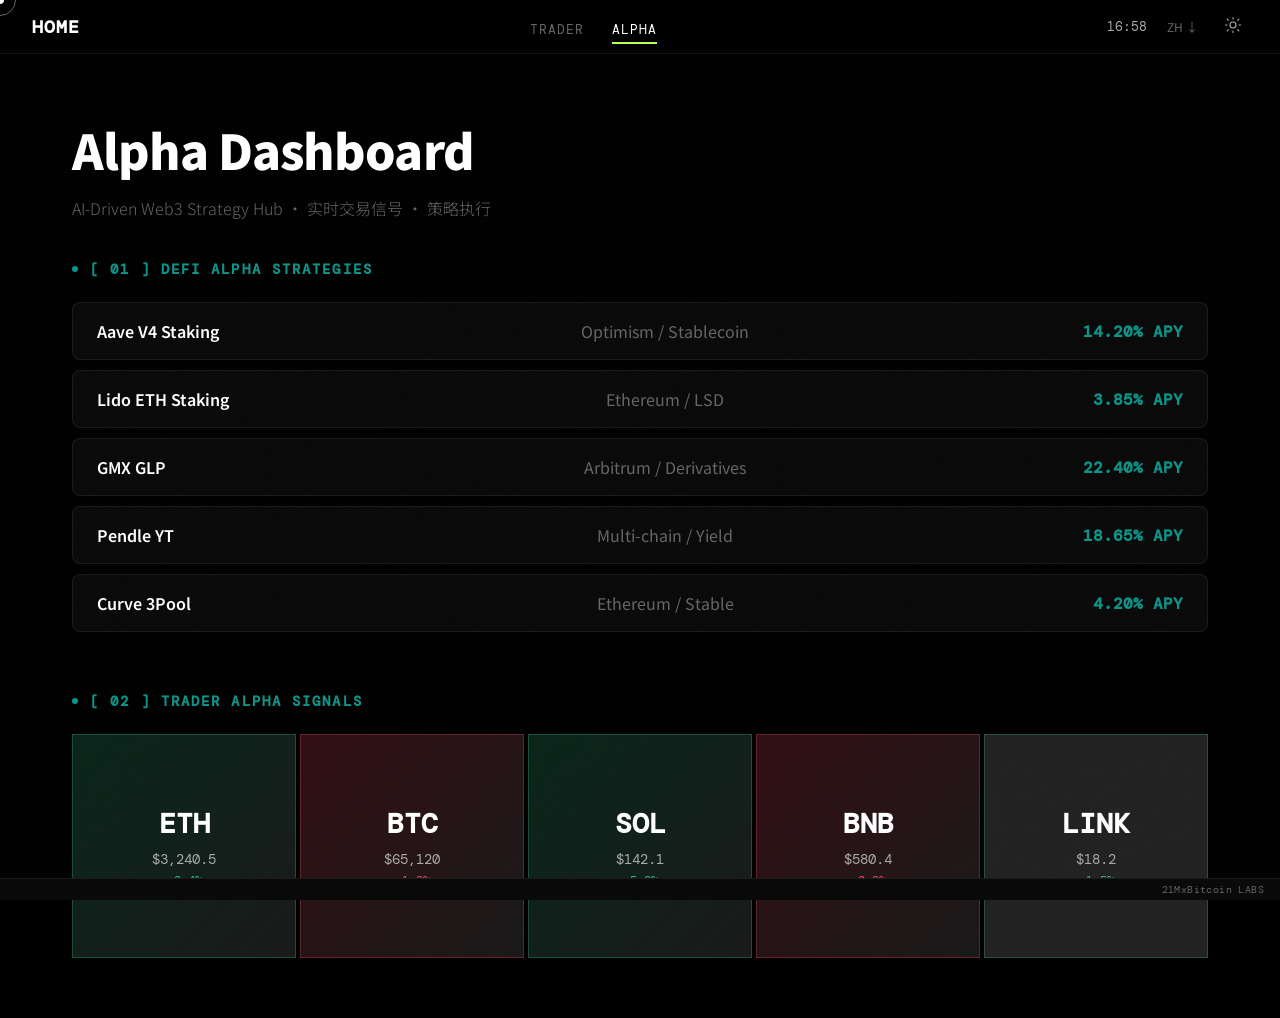
<file: alpha.html>
<!DOCTYPE html>
<html lang="zh">
<head>
<meta charset="UTF-8" />
<meta name="viewport" content="width=device-width, initial-scale=1.0"/>
<title>Alpha - 21MBitcoin</title>
<link href="https://fonts.googleapis.com/css2?family=Noto+Serif+SC:wght@400;700;900&family=DM+Mono:wght@300;400;500&family=Noto+Sans+SC:wght@300;400;700;900&display=swap" rel="stylesheet"/>
<style>
 *, *::before, *::after { box-sizing: border-box; margin: 0; padding: 0; }

 :root {
 --black: #000000;
 --white: #ffffff;
 --gray-1: #0a0a0a;
 --gray-2: #111111;
 --gray-3: #1a1a1a;
 --gray-4: #222222;
 --gray-5: #2e2e2e;
 --gray-6: #3a3a3a;
 --gray-text: #666666;
 --gray-light: #aaaaaa;
 --accent: #b8ff57;
 --accent-dim: rgba(184,255,87,0.12);
 --accent-border: rgba(184,255,87,0.25);
 --border: rgba(255,255,255,0.07);
 --border-strong: rgba(255,255,255,0.12);
 --profit: #2ebd85;
 --loss: #f6465d;
 --defi-color: #0d9488;
 --trader-color: #7c3aed;
 }

 html, body {
 background: var(--black);
 color: var(--white);
 font-family: 'Noto Sans SC', sans-serif;
 min-height: 100vh;
 overflow-x: hidden;
 cursor: none;
 }

 /* Custom cursor */
 .cursor {
 position: fixed;
 width: 8px; height: 8px;
 background: var(--white);
 border-radius: 50%;
 pointer-events: none;
 z-index: 9999;
 transform: translate(-50%,-50%);
 transition: transform 0.1s, background 0.2s, width 0.2s, height 0.2s;
 mix-blend-mode: difference;
 }
 .cursor-ring {
 position: fixed;
 width: 32px; height: 32px;
 border: 1px solid rgba(255,255,255,0.4);
 border-radius: 50%;
 pointer-events: none;
 z-index: 9998;
 transform: translate(-50%,-50%);
 transition: transform 0.15s ease, width 0.2s, height 0.2s, border-color 0.2s;
 }

 /* Noise overlay */
 body::before {
 content: '';
 position: fixed;
 inset: 0;
 background-image: url("data:image/svg+xml,%3Csvg viewBox='0 0 256 256' xmlns='http://www.w3.org/2000/svg'%3E%3Cfilter id='noise'%3E%3CfeTurbulence type='fractalNoise' baseFrequency='0.9' numOctaves='4' stitchTiles='stitch'/%3E%3C/filter%3E%3Crect width='100%25' height='100%25' filter='url(%23noise)' opacity='0.03'/%3E%3C/svg%3E");
 pointer-events: none;
 z-index: 100;
 opacity: 0.4;
 }

 /* NAVBAR */
 nav {
 position: fixed;
 top: 0; left: 0; right: 0;
 z-index: 500;
 display: flex;
 align-items: center;
 justify-content: space-between;
 padding: 0 32px;
 height: 54px;
 border-bottom: 1px solid var(--border);
 background: rgba(0,0,0,0.85);
 backdrop-filter: blur(20px);
 -webkit-backdrop-filter: blur(20px);
 }

 .nav-logo {
 font-family: 'DM Mono', monospace;
 font-size: 18px;
 font-weight: 700;
 letter-spacing: 0.05em;
 color: var(--white);
 text-decoration: none;
 text-transform: uppercase;
 }

 .nav-links {
 display: flex;
 gap: 28px;
 list-style: none;
 }

 .nav-links a {
 font-family: 'DM Mono', monospace;
 font-size: 13px;
 color: var(--gray-text);
 text-decoration: none;
 text-transform: uppercase;
 letter-spacing: 0.08em;
 transition: color 0.2s;
 position: relative;
 }

 .nav-links a:hover,
 .nav-links a.active { color: var(--white); }

 .nav-links a.active::after {
 content: '';
 position: absolute;
 bottom: -6px; left: 0; right: 0;
 height: 2px;
 background: var(--accent);
 }

 .nav-right {
 display: flex;
 align-items: center;
 gap: 20px;
 }

 .nav-time {
 font-family: 'DM Mono', monospace;
 font-size: 13px;
 color: var(--gray-light);
 }

 .nav-lang {
 font-size: 12px;
 color: var(--gray-text);
 cursor: none;
 }

 .nav-theme-btn {
 background: none;
 border: none;
 cursor: none;
 padding: 6px;
 border-radius: 6px;
 transition: background 0.2s;
 }

 .nav-theme-btn:hover { background: var(--gray-3); }

 .nav-theme-btn svg {
 width: 18px; height: 18px;
 stroke: var(--gray-light);
 }

 /* MAIN */
 main {
 padding-top: 54px;
 min-height: 100vh;
 }

 .content {
 max-width: 1200px;
 margin: 0 auto;
 padding: 60px 32px;
 }

 /* Page Header */
 .page-header {
 margin-bottom: 40px;
 animation: fadeUp 0.8s cubic-bezier(0.22,1,0.36,1) both;
 }

 @keyframes fadeUp {
 from { opacity: 0; transform: translateY(30px); }
 to { opacity: 1; transform: translateY(0); }
 }

 .page-title {
 font-size: 48px;
 font-weight: 900;
 letter-spacing: -0.02em;
 margin-bottom: 12px;
 }

 .page-subtitle {
 font-size: 16px;
 color: var(--gray-text);
 font-weight: 300;
 }

/* Section Title */
.section-title {
font-family: 'DM Mono', monospace;
font-size: 14px;
font-weight: 600;
letter-spacing: 0.15em;
text-transform: uppercase;
margin-bottom: 24px;
display: flex;
align-items: center;
gap: 12px;
}

.section-title::before {
content: '';
width: 6px; height: 6px;
border-radius: 50%;
}

 /* DeFi Section */
 .defi-section {
 margin-bottom: 60px;
 animation: fadeUp 0.8s cubic-bezier(0.22,1,0.36,1) 0.1s both;
 }

 .defi-title {
 color: var(--defi-color);
 }

 .defi-title::before {
 background: var(--defi-color);
 }

 .defi-list {
 display: flex;
 flex-direction: column;
 gap: 10px;
 }

 .defi-item {
 background: var(--gray-1);
 border: 1px solid var(--border);
 padding: 16px 24px;
 display: flex;
 justify-content: space-between;
 align-items: center;
 border-radius: 8px;
 transition: border-color 0.3s, background 0.2s;
 }

 .defi-item:hover {
 border-color: var(--defi-color);
 background: var(--gray-2);
 }

 .defi-name {
 font-weight: 600;
 color: var(--white);
 min-width: 150px;
 }

 .defi-chain {
 color: var(--gray-text);
 flex: 1;
 text-align: center;
 }

 .defi-apy {
 color: var(--defi-color);
 font-weight: bold;
 font-family: 'DM Mono', monospace;
 min-width: 100px;
 text-align: right;
 }

 /* Trader Section */
 .trader-section {
 animation: fadeUp 0.8s cubic-bezier(0.22,1,0.36,1) 0.2s both;
 }

 .trader-title {
 color: var(--defi-color);
 }

 .trader-title::before {
 background: var(--defi-color);
 }

 /* Trader Grid - 5 tiles */
 .trader-grid {
 display: grid;
 grid-template-columns: repeat(5, 1fr);
 gap: 4px;
 min-height: 200px;
 }

 .tile {
 background: var(--gray-3);
 color: var(--white);
 padding: 20px;
 position: relative;
 display: flex;
 flex-direction: column;
 justify-content: center;
 align-items: center;
 aspect-ratio: 1 / 1;
 cursor: pointer;
 transition: opacity 0.2s, transform 0.2s, background 0.2s;
 border: 1px solid var(--border);
 }

 .tile:hover {
 opacity: 0.9;
 transform: translateY(-4px);
 border-color: var(--accent-border);
 }

 .tile.up {
 background: linear-gradient(135deg, rgba(46,189,133,0.2) 0%, var(--gray-3) 100%);
 border-color: rgba(46,189,133,0.3);
 }

 .tile.down {
 background: linear-gradient(135deg, rgba(246,70,93,0.2) 0%, var(--gray-3) 100%);
 border-color: rgba(246,70,93,0.3);
 }

 .tile-name {
 font-family: 'DM Mono', monospace;
 font-size: 28px;
 font-weight: bold;
 margin-bottom: 8px;
 }

 .tile-price {
 font-family: 'DM Mono', monospace;
 font-size: 14px;
 color: var(--gray-light);
 }

 .tile-change {
 font-family: 'DM Mono', monospace;
 font-size: 12px;
 margin-top: 4px;
 }

 .tile-change.up { color: var(--profit); }
 .tile-change.down { color: var(--loss); }

 /* Tooltip */
 .tooltip {
 visibility: hidden;
 position: absolute;
 bottom: 110%;
 left: 50%;
 transform: translateX(-50%);
 width: 240px;
 background: rgba(10, 10, 10, 0.95);
 backdrop-filter: blur(8px);
 color: var(--white);
 padding: 16px;
 border-radius: 8px;
 font-size: 12px;
 z-index: 100;
 border: 1px solid var(--border);
 box-shadow: 0 10px 40px rgba(0,0,0,0.5);
 opacity: 0;
 transition: opacity 0.2s, visibility 0.2s;
 }

 .tile:hover .tooltip {
 visibility: visible;
 opacity: 1;
 }

 .tooltip-title {
 color: var(--accent);
 font-weight: 600;
 margin-bottom: 8px;
 font-size: 11px;
 letter-spacing: 0.05em;
 }

 .tooltip-row {
 display: flex;
 justify-content: space-between;
 margin-bottom: 6px;
 }

 .tooltip-label {
 color: var(--gray-text);
 }

 .tooltip-value {
 font-family: 'DM Mono', monospace;
 }

 /* Status bar */
 .status-bar {
 position: fixed;
 bottom: 0; left: 0; right: 0;
 height: 22px;
 border-top: 1px solid var(--border);
 background: var(--gray-1);
 display: flex;
 align-items: center;
 padding: 0 16px;
 gap: 16px;
 z-index: 400;
 }

 .status-item {
 font-family: 'DM Mono', monospace;
 font-size: 10px;
 color: var(--gray-text);
 letter-spacing: 0.04em;
 }

 .status-item.online { color: #34a853; }
 .status-item.online::before {
 content: '';
 display: inline-block;
 width: 5px; height: 5px;
 border-radius: 50%;
 background: #34a853;
 margin-right: 5px;
 animation: pulse 2s infinite;
 }

 @keyframes pulse {
 0%,100% { opacity: 1; } 50% { opacity: 0.3; }
 }

 /* Responsive */
 @media (max-width: 900px) {
 .content { padding: 40px 24px; }
 .page-title { font-size: 36px; }
 .trader-grid { grid-template-columns: repeat(3, 1fr); }
 .defi-item { flex-direction: column; align-items: flex-start; gap: 8px; }
 .defi-chain { text-align: left; }
 .defi-apy { text-align: left; }
 }

 @media (max-width: 600px) {
 .trader-grid { grid-template-columns: repeat(2, 1fr); }
 .page-title { font-size: 28px; }
 }
</style>
</head>
<body>

<div class="cursor" id="cursor"></div>
<div class="cursor-ring" id="cursorRing"></div>

<!-- NAVBAR -->
<nav>
 <a href="index.html" class="nav-logo">HOME</a>
 <ul class="nav-links">
 <li><a href="trader.html">trader</a></li>
 <li><a href="alpha.html" class="active">alpha</a></li>
 </ul>
 <div class="nav-right">
 <span class="nav-time" id="navTime">--:--</span>
 <span class="nav-lang">ZH &darr;</span>
 <button class="nav-theme-btn">
 <svg viewBox="0 0 24 24" fill="none" stroke-width="1.5" stroke-linecap="round" stroke-linejoin="round">
 <circle cx="12" cy="12" r="4"/>
 <path d="M12 2v2M12 20v2M4.22 4.22l1.42 1.42M18.36 18.36l1.42 1.42M2 12h2M20 12h2M4.22 19.78l1.42-1.42M18.36 5.64l1.42-1.42"/>
 </svg>
 </button>
 </div>
</nav>

<!-- MAIN -->
<main>
 <div class="content">
 <div class="page-header">
 <h1 class="page-title">Alpha Dashboard</h1>
 <p class="page-subtitle">AI-Driven Web3 Strategy Hub · 实时交易信号 · 策略执行</p>
 </div>

 <!-- DeFi Section -->
 <div class="defi-section">
 <div class="section-title defi-title">[ 01 ] DeFi Alpha Strategies</div>
 <div class="defi-list">
 <div class="defi-item">
 <span class="defi-name">Aave V4 Staking</span>
 <span class="defi-chain">Optimism / Stablecoin</span>
 <span class="defi-apy">14.20% APY</span>
 </div>
 <div class="defi-item">
 <span class="defi-name">Lido ETH Staking</span>
 <span class="defi-chain">Ethereum / LSD</span>
 <span class="defi-apy">3.85% APY</span>
 </div>
 <div class="defi-item">
 <span class="defi-name">GMX GLP</span>
 <span class="defi-chain">Arbitrum / Derivatives</span>
 <span class="defi-apy">22.40% APY</span>
 </div>
 <div class="defi-item">
 <span class="defi-name">Pendle YT</span>
 <span class="defi-chain">Multi-chain / Yield</span>
 <span class="defi-apy">18.65% APY</span>
 </div>
 <div class="defi-item">
 <span class="defi-name">Curve 3Pool</span>
 <span class="defi-chain">Ethereum / Stable</span>
 <span class="defi-apy">4.20% APY</span>
 </div>
 </div>
 </div>

 <!-- Trader Section -->
 <div class="trader-section">
 <div class="section-title trader-title">[ 02 ] Trader Alpha Signals</div>
 <div class="trader-grid">
 <div class="tile up">
 <div class="tile-name">ETH</div>
 <div class="tile-price">$3,240.5</div>
 <div class="tile-change up">+2.4%</div>
 <div class="tooltip">
 <div class="tooltip-title">AI ANALYSIS</div>
 <div class="tooltip-row">
 <span class="tooltip-label">Signal:</span>
 <span class="tooltip-value" style="color: var(--profit);">BUY</span>
 </div>
 <div class="tooltip-row">
 <span class="tooltip-label">Confidence:</span>
 <span class="tooltip-value">88%</span>
 </div>
 <div class="tooltip-row">
 <span class="tooltip-label">Target:</span>
 <span class="tooltip-value">$3,500</span>
 </div>
 <div class="tooltip-row">
 <span class="tooltip-label">Smart Money:</span>
 <span class="tooltip-value">Inflow Detected</span>
 </div>
 </div>
 </div>
 <div class="tile down">
 <div class="tile-name">BTC</div>
 <div class="tile-price">$65,120</div>
 <div class="tile-change down">-1.2%</div>
 <div class="tooltip">
 <div class="tooltip-title">AI ANALYSIS</div>
 <div class="tooltip-row">
 <span class="tooltip-label">Signal:</span>
 <span class="tooltip-value" style="color: var(--loss);">SELL</span>
 </div>
 <div class="tooltip-row">
 <span class="tooltip-label">Confidence:</span>
 <span class="tooltip-value">82%</span>
 </div>
 <div class="tooltip-row">
 <span class="tooltip-label">Support:</span>
 <span class="tooltip-value">$63,500</span>
 </div>
 <div class="tooltip-row">
 <span class="tooltip-label">Volume:</span>
 <span class="tooltip-value">High</span>
 </div>
 </div>
 </div>
 <div class="tile up">
 <div class="tile-name">SOL</div>
 <div class="tile-price">$142.1</div>
 <div class="tile-change up">+5.8%</div>
 <div class="tooltip">
 <div class="tooltip-title">AI ANALYSIS</div>
 <div class="tooltip-row">
 <span class="tooltip-label">Signal:</span>
 <span class="tooltip-value" style="color: var(--profit);">BUY</span>
 </div>
 <div class="tooltip-row">
 <span class="tooltip-label">Confidence:</span>
 <span class="tooltip-value">91%</span>
 </div>
 <div class="tooltip-row">
 <span class="tooltip-label">Breakout:</span>
 <span class="tooltip-value">$145</span>
 </div>
 <div class="tooltip-row">
 <span class="tooltip-label">Momentum:</span>
 <span class="tooltip-value">Strong</span>
 </div>
 </div>
 </div>
 <div class="tile down">
 <div class="tile-name">BNB</div>
 <div class="tile-price">$580.4</div>
 <div class="tile-change down">-0.8%</div>
 <div class="tooltip">
 <div class="tooltip-title">AI ANALYSIS</div>
 <div class="tooltip-row">
 <span class="tooltip-label">Signal:</span>
 <span class="tooltip-value" style="color: var(--loss);">HOLD</span>
 </div>
 <div class="tooltip-row">
 <span class="tooltip-label">Confidence:</span>
 <span class="tooltip-value">75%</span>
 </div>
 <div class="tooltip-row">
 <span class="tooltip-label">Support:</span>
 <span class="tooltip-value">$570</span>
 </div>
 <div class="tooltip-row">
 <span class="tooltip-label">Volatility:</span>
 <span class="tooltip-value">Low</span>
 </div>
 </div>
 </div>
 <div class="tile up" style="background: var(--gray-4);">
 <div class="tile-name">LINK</div>
 <div class="tile-price">$18.2</div>
 <div class="tile-change up">+1.5%</div>
 <div class="tooltip">
 <div class="tooltip-title">AI ANALYSIS</div>
 <div class="tooltip-row">
 <span class="tooltip-label">Signal:</span>
 <span class="tooltip-value" style="color: var(--profit);">BUY</span>
 </div>
 <div class="tooltip-row">
 <span class="tooltip-label">Confidence:</span>
 <span class="tooltip-value">79%</span>
 </div>
 <div class="tooltip-row">
 <span class="tooltip-label">Oracle:</span>
 <span class="tooltip-value">Active</span>
 </div>
 <div class="tooltip-row">
 <span class="tooltip-label">Staking:</span>
 <span class="tooltip-value">+4.2% APR</span>
 </div>
 </div>
 </div>
 </div>
 </div>
 </div>
</main>

<!-- Status bar -->
<div class="status-bar">
 <span class="status-item" style="margin-left:auto; font-family: 'DM Mono', monospace;">21MxBitcoin LABS</span>
</div>

<script>
 // Custom cursor
 const cursor = document.getElementById('cursor');
 const cursorRing = document.getElementById('cursorRing');

 document.addEventListener('mousemove', (e) => {
 cursor.style.left = e.clientX + 'px';
 cursor.style.top = e.clientY + 'px';
 cursorRing.style.left = e.clientX + 'px';
 cursorRing.style.top = e.clientY + 'px';
 });

 // Update time
 function updateTime() {
 const now = new Date();
 const timeStr = now.toLocaleTimeString('zh-CN', { hour: '2-digit', minute: '2-digit' });
 document.getElementById('navTime').textContent = timeStr;
 }
 updateTime();
 setInterval(updateTime, 1000);
</script>

</body>
</html>
</file>
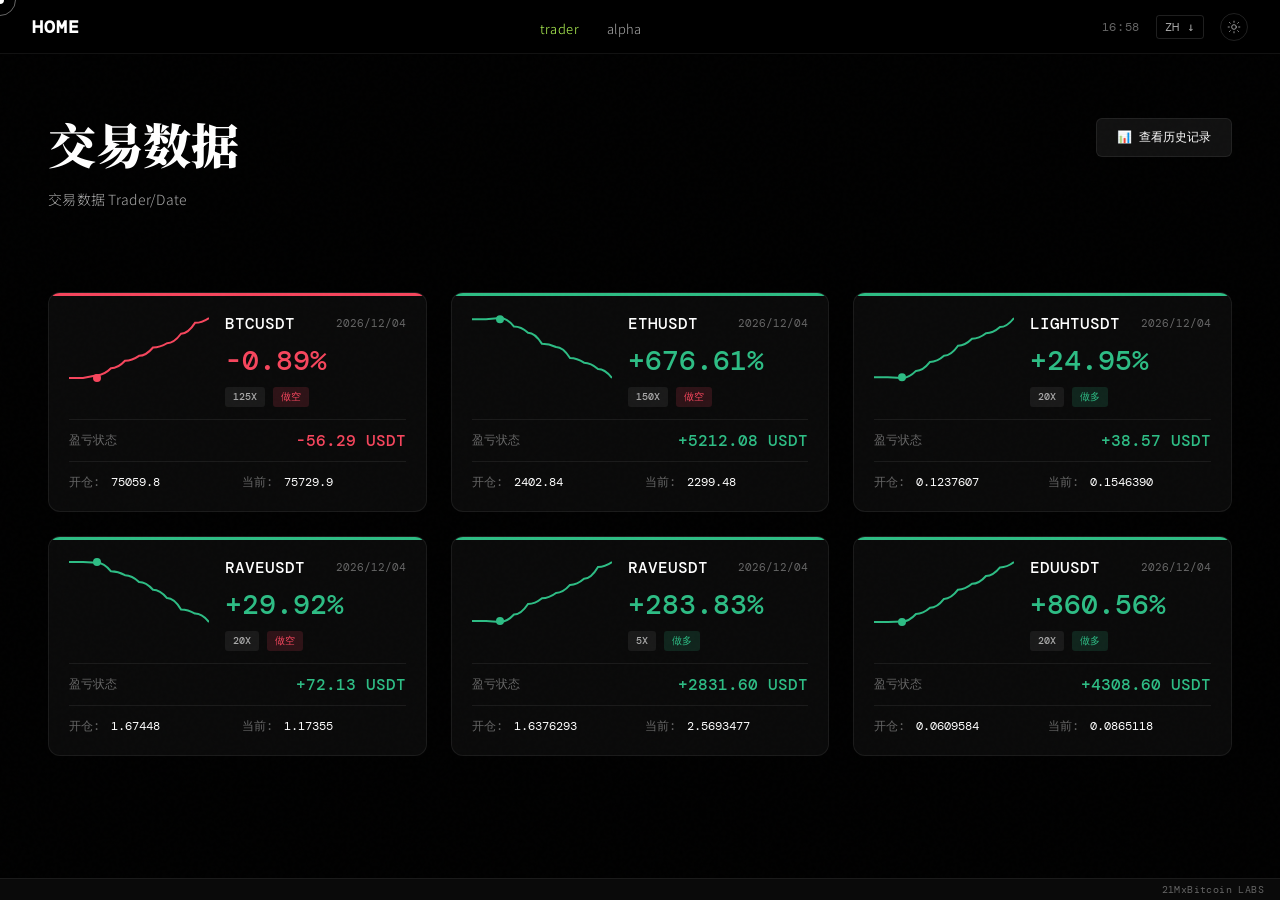
<file: trader.html>
<!DOCTYPE html>
<html lang="zh">
<head>
<meta charset="UTF-8" />
<meta name="viewport" content="width=device-width, initial-scale=1.0"/>
<title>Trader - 21MBitcoin</title>
<link href="https://fonts.googleapis.com/css2?family=Noto+Serif+SC:wght@400;700;900&family=DM+Mono:wght@300;400;500&family=Noto+Sans+SC:wght@300;400;700;900&display=swap" rel="stylesheet"/>
<style>
 *, *::before, *::after { box-sizing: border-box; margin: 0; padding: 0; }

 :root {
 --black: #000000;
 --white: #ffffff;
 --gray-1: #0a0a0a;
 --gray-2: #111111;
 --gray-3: #1a1a1a;
 --gray-4: #222222;
 --gray-5: #2e2e2e;
 --gray-6: #3a3a3a;
 --gray-text: #666666;
 --gray-light: #aaaaaa;
 --accent: #b8ff57;
 --accent-dim: rgba(184,255,87,0.12);
 --accent-border: rgba(184,255,87,0.25);
 --border: rgba(255,255,255,0.07);
 --border-strong: rgba(255,255,255,0.12);
 --profit: #2ebd85;
 --loss: #f6465d;
 }

 html, body {
 background: var(--black);
 color: var(--white);
 font-family: 'Noto Sans SC', sans-serif;
 min-height: 100vh;
 overflow-x: hidden;
 cursor: none;
 }

 /* Custom cursor */
 .cursor {
 position: fixed;
 width: 8px; height: 8px;
 background: var(--white);
 border-radius: 50%;
 pointer-events: none;
 z-index: 9999;
 transform: translate(-50%,-50%);
 transition: transform 0.1s, background 0.2s, width 0.2s, height 0.2s;
 mix-blend-mode: difference;
 }
 .cursor-ring {
 position: fixed;
 width: 32px; height: 32px;
 border: 1px solid rgba(255,255,255,0.4);
 border-radius: 50%;
 pointer-events: none;
 z-index: 9998;
 transform: translate(-50%,-50%);
 transition: transform 0.15s ease, width 0.2s, height 0.2s, border-color 0.2s;
 }

 /* Noise overlay */
 body::before {
 content: '';
 position: fixed;
 inset: 0;
 background-image: url("data:image/svg+xml,%3Csvg viewBox='0 0 256 256' xmlns='http://www.w3.org/2000/svg'%3E%3Cfilter id='noise'%3E%3CfeTurbulence type='fractalNoise' baseFrequency='0.9' numOctaves='4' stitchTiles='stitch'/%3E%3C/filter%3E%3Crect width='100%25' height='100%25' filter='url(%23noise)' opacity='0.03'/%3E%3C/svg%3E");
 pointer-events: none;
 z-index: 100;
 opacity: 0.4;
 }

 /* NAVBAR */
 nav {
 position: fixed;
 top: 0; left: 0; right: 0;
 z-index: 500;
 display: flex;
 align-items: center;
 justify-content: space-between;
 padding: 0 32px;
 height: 54px;
 border-bottom: 1px solid var(--border);
 background: rgba(0,0,0,0.85);
 backdrop-filter: blur(20px);
 -webkit-backdrop-filter: blur(20px);
 }

 .nav-logo {
 font-family: 'DM Mono', monospace;
 font-size: 18px;
 font-weight: 700;
 letter-spacing: 0.05em;
 color: var(--white);
 text-decoration: none;
 text-transform: uppercase;
 }

 .nav-links {
 display: flex;
 gap: 28px;
 list-style: none;
 }
 .nav-links a {
 font-size: 13px;
 color: var(--gray-light);
 text-decoration: none;
 letter-spacing: 0.03em;
 transition: color 0.2s;
 font-weight: 300;
 }
 .nav-links a:hover, .nav-links a.active { color: var(--accent); }

 .nav-right {
 display: flex;
 align-items: center;
 gap: 16px;
 }

 .nav-time {
 font-family: 'DM Mono', monospace;
 font-size: 12px;
 color: var(--gray-text);
 letter-spacing: 0.05em;
 }

 .nav-lang {
 font-size: 12px;
 color: var(--gray-light);
 font-family: 'DM Mono', monospace;
 border: 1px solid var(--border-strong);
 padding: 3px 8px;
 border-radius: 3px;
 cursor: none;
 letter-spacing: 0.04em;
 }

 .nav-theme-btn {
 width: 28px; height: 28px;
 border: 1px solid var(--border-strong);
 border-radius: 50%;
 background: none;
 cursor: none;
 display: flex;
 align-items: center;
 justify-content: center;
 }

 .nav-theme-btn svg { stroke: var(--gray-light); width: 14px; height: 14px; }

 /* MAIN */
 main {
 display: flex;
 min-height: 100vh;
 padding-top: 54px;
 position: relative;
 }

 .content {
 flex: 1;
 padding: 64px 48px;
 display: flex;
 flex-direction: column;
 }

 .page-header {
 margin-bottom: 48px;
 animation: fadeUp 0.8s cubic-bezier(0.22,1,0.36,1) both;
 position: relative;
 }

 .history-btn {
 position: absolute;
 right: 0;
 top: 0;
 background: var(--gray-2);
 border: 1px solid var(--border);
 color: var(--white);
 padding: 10px 20px;
 border-radius: 6px;
 font-family: 'DM Mono', monospace;
 font-size: 12px;
 cursor: pointer;
 transition: all 0.2s;
 display: flex;
 align-items: center;
 gap: 8px;
 }

 .history-btn:hover {
 border-color: var(--accent);
 background: var(--gray-3);
 transform: translateY(-2px);
 }

 @media (max-width: 900px) {
 .history-btn {
 position: relative;
 right: auto;
 top: auto;
 margin-top: 16px;
 }
 }

 @keyframes fadeUp {
 from { opacity: 0; transform: translateY(28px); }
 to { opacity: 1; transform: translateY(0); }
 }

 .page-title {
 font-family: 'Noto Serif SC', serif;
 font-size: clamp(32px, 4vw, 48px);
 font-weight: 900;
 line-height: 1.1;
 letter-spacing: -0.01em;
 color: var(--white);
 margin-bottom: 16px;
 }

 .page-subtitle {
 font-size: 14px;
 font-weight: 300;
 color: var(--gray-light);
 line-height: 1.8;
 letter-spacing: 0.02em;
 }

 /* Trading Data Grid - 2行3列布局 (6个卡片) */
 .cards-container {
 display: grid;
 grid-template-columns: repeat(3, 1fr);
 grid-template-rows: repeat(2, auto);
 gap: 24px;
 margin-top: 32px;
 animation: fadeUp 0.8s cubic-bezier(0.22,1,0.36,1) 0.2s both;
 }

 /* Trade Card Template Styles */
 .trade-card {
 background: var(--gray-1);
 border: 1px solid var(--border);
 border-radius: 12px;
 padding: 20px;
 transition: border-color 0.2s, transform 0.2s;
 position: relative;
 overflow: hidden;
 }

 .trade-card:hover {
 border-color: var(--accent-border);
 transform: translateY(-4px);
 }

 .trade-card::before {
 content: '';
 position: absolute;
 top: 0; left: 0; right: 0;
 height: 3px;
 background: var(--gray-5);
 transition: background 0.3s;
 }

 .trade-card.positive::before { background: var(--profit); }
 .trade-card.negative::before { background: var(--loss); }

 .card-content {
 display: flex;
 flex-direction: column;
 gap: 12px;
 }

 .main-info {
 display: flex;
 justify-content: space-between;
 align-items: flex-start;
 gap: 16px;
 }

 .chart-container {
 width: 140px;
 height: 70px;
 flex-shrink: 0;
 }

 .sparkline {
 width: 100%;
 height: 100%;
 }

 .pnl-info {
 flex: 1;
 display: flex;
 flex-direction: column;
 gap: 8px;
 }

 .symbol-row {
 display: flex;
 justify-content: space-between;
 align-items: center;
 }

 .symbol-name {
 font-family: 'DM Mono', monospace;
 font-size: 16px;
 font-weight: 500;
 color: var(--white);
 }

 .time-ago {
 font-size: 11px;
 color: var(--gray-text);
 font-family: 'DM Mono', monospace;
 }

 .pnl-percentage {
 font-family: 'DM Mono', monospace;
 font-size: 28px;
 font-weight: 500;
 }

 .pnl-percentage.positive { color: var(--profit); }
 .pnl-percentage.negative { color: var(--loss); }

 .meta-tags {
 display: flex;
 gap: 8px;
 flex-wrap: wrap;
 }

 .lev-tag, .side-tag {
 font-family: 'DM Mono', monospace;
 font-size: 10px;
 padding: 3px 8px;
 border-radius: 3px;
 font-weight: 500;
 }

 .lev-tag {
 background: var(--gray-3);
 color: var(--gray-light);
 }

 .side-tag.long {
 background: rgba(46,189,133,0.15);
 color: var(--profit);
 }

 .side-tag.short {
 background: rgba(246,70,93,0.15);
 color: var(--loss);
 }

 .pnl-status-row {
 display: flex;
 justify-content: space-between;
 align-items: center;
 padding: 10px 0;
 border-top: 1px solid var(--border);
 border-bottom: 1px solid var(--border);
 }

 .pnl-status-label {
 font-size: 12px;
 color: var(--gray-text);
 font-family: 'DM Mono', monospace;
 }

 .pnl-status-value {
 font-family: 'DM Mono', monospace;
 font-size: 16px;
 font-weight: 500;
 }

 .pnl-status-value.positive { color: var(--profit); }
 .pnl-status-value.negative { color: var(--loss); }

 .price-details {
 display: grid;
 grid-template-columns: repeat(2, 1fr);
 gap: 10px;
 font-size: 12px;
 }

 .price-details span {
 color: var(--gray-text);
 font-family: 'DM Mono', monospace;
 }

 .price-details .val {
 color: var(--white);
 margin-left: 4px;
 }

 /* Status bar */
 .status-bar {
 position: fixed;
 bottom: 0; left: 0; right: 0;
 height: 22px;
 border-top: 1px solid var(--border);
 background: var(--gray-1);
 display: flex;
 align-items: center;
 padding: 0 16px;
 gap: 16px;
 z-index: 400;
 }

 .status-item {
 font-family: 'DM Mono', monospace;
 font-size: 10px;
 color: var(--gray-text);
 letter-spacing: 0.04em;
 }

 .status-item.online { color: #34a853; }
 .status-item.online::before {
 content: '';
 display: inline-block;
 width: 5px; height: 5px;
 border-radius: 50%;
 background: #34a853;
 margin-right: 5px;
 animation: pulse 2s infinite;
 }

 @keyframes pulse {
 0%,100% { opacity: 1; } 50% { opacity: 0.3; }
 }

 @media (max-width: 900px) {
 .content { padding: 40px 24px; }
 .cards-container { grid-template-columns: repeat(2, 1fr); }
 }

 @media (max-width: 600px) {
 .cards-container { grid-template-columns: 1fr; }
 }

 /* History Modal Styles */
 .history-modal {
 position: fixed;
 inset: 0;
 z-index: 1000;
 display: flex;
 align-items: center;
 justify-content: center;
 }

 .history-overlay {
 position: absolute;
 inset: 0;
 background: rgba(0,0,0,0.8);
 backdrop-filter: blur(5px);
 }

 .history-content {
 position: relative;
 background: var(--gray-2);
 border: 1px solid var(--border);
 border-radius: 12px;
 width: 90%;
 max-width: 800px;
 max-height: 80vh;
 overflow: hidden;
 animation: fadeUp 0.3s ease;
 }

 .history-header {
 display: flex;
 justify-content: space-between;
 align-items: center;
 padding: 20px 24px;
 border-bottom: 1px solid var(--border);
 }

 .history-header h2 {
 font-family: 'Noto Serif SC', serif;
 font-size: 18px;
 font-weight: 700;
 color: var(--white);
 }

 .close-btn {
 background: none;
 border: none;
 color: var(--gray-light);
 font-size: 24px;
 cursor: pointer;
 transition: color 0.2s;
 }

 .close-btn:hover {
 color: var(--white);
 }

 .history-body {
 padding: 20px 24px;
 overflow-y: auto;
 max-height: calc(80vh - 80px);
 }

 .history-total {
 font-family: 'DM Mono', monospace;
 font-size: 14px;
 color: var(--gray-text);
 margin-bottom: 16px;
 padding-bottom: 12px;
 border-bottom: 1px solid var(--border);
 }

 .history-list {
 display: flex;
 flex-direction: column;
 gap: 12px;
 }

 .history-item {
 display: grid;
 grid-template-columns: 1fr 1fr 1.5fr 1fr 1.5fr;
 gap: 16px;
 align-items: center;
 padding: 12px 16px;
 background: var(--gray-1);
 border: 1px solid var(--border);
 border-radius: 8px;
 font-family: 'DM Mono', monospace;
 font-size: 13px;
 transition: border-color 0.2s;
 }

 .history-item:hover {
 border-color: var(--accent-border);
 }

 .history-symbol {
 font-weight: 500;
 color: var(--white);
 }

 .history-pnl {
 font-weight: 500;
 }

 .history-pnl.positive { color: var(--profit); }
 .history-pnl.negative { color: var(--loss); }

 .history-profit {
 font-weight: 500;
 font-size: 12px;
 }

 .history-profit.positive { color: var(--profit); }
 .history-profit.negative { color: var(--loss); }

 .history-side {
 padding: 3px 8px;
 border-radius: 3px;
 font-size: 11px;
 text-align: center;
 }

 .history-side.long {
 background: rgba(46,189,133,0.15);
 color: var(--profit);
 }

 .history-side.short {
 background: rgba(246,70,93,0.15);
 color: var(--loss);
 }

 .history-time {
 color: var(--gray-text);
 font-size: 12px;
 text-align: right;
 }

 .history-date {
 color: var(--gray-text);
 font-size: 12px;
 text-align: right;
 }

 @media (max-width: 768px) {
 .history-item {
 grid-template-columns: 1fr 1fr;
 gap: 8px;
 }
 .history-time, .history-date {
 grid-column: span 2;
 text-align: left;
 }
 }
</style>
</head>
<body>

<div class="cursor" id="cursor"></div>
<div class="cursor-ring" id="cursorRing"></div>

<!-- NAVBAR -->
<nav>
 <a href="index.html" class="nav-logo">HOME</a>
 <ul class="nav-links">
 <li><a href="trader.html" class="active">trader</a></li>
 <li><a href="alpha.html">alpha</a></li>
 </ul>
 <div class="nav-right">
 <span class="nav-time" id="navTime">--:--</span>
 <span class="nav-lang">ZH &darr;</span>
 <button class="nav-theme-btn">
 <svg viewBox="0 0 24 24" fill="none" stroke-width="1.5" stroke-linecap="round" stroke-linejoin="round">
 <circle cx="12" cy="12" r="4"/>
 <path d="M12 2v2M12 20v2M4.22 4.22l1.42 1.42M18.36 18.36l1.42 1.42M2 12h2M20 12h2M4.22 19.78l1.42-1.42M18.36 5.64l1.42-1.42"/>
 </svg>
 </button>
 </div>
</nav>

 <!-- MAIN -->
<main>
 <div class="content">
 <div class="page-header">
 <h1 class="page-title">交易数据</h1>
 <p class="page-subtitle">交易数据 Trader/Date</p>
 <button class="history-btn" id="historyBtn">📊 查看历史记录</button>
 </div>

 <!-- Cards Container -->
 <div class="cards-container" id="cards-container">
 <!-- 交易卡片将通过 JavaScript 动态生成 -->
 </div>
 </div>
</main>

<!-- Status bar -->
<div class="status-bar">
 <span class="status-item" style="margin-left:auto; font-family: 'DM Mono', monospace;">21MxBitcoin LABS</span>
</div>

<!-- Card Template -->
<template id="card-template">
 <div class="trade-card">
 <div class="card-content">
 <div class="main-info">
 <div class="chart-container">
 <canvas class="sparkline" width="140" height="70"></canvas>
 </div>
 <div class="pnl-info">
 <div class="symbol-row">
 <span class="symbol-name"></span>
 <span class="time-ago"></span>
 </div>
 <div class="pnl-percentage"></div>
 <div class="meta-tags">
 <span class="lev-tag"></span>
 <span class="side-tag"></span>
 </div>
 </div>
 </div>
 <div class="pnl-status-row">
 <span class="pnl-status-label">盈亏状态</span>
 <span class="pnl-status-value"></span>
 </div>
 <div class="price-details">
 <span>开仓: <span class="val entry-val"></span></span>
 <span>当前: <span class="val last-val"></span></span>
 </div>
 </div>
 </div>
</template>

<script>
 // Custom cursor
 const cursor = document.getElementById('cursor');
 const cursorRing = document.getElementById('cursorRing');

 document.addEventListener('mousemove', (e) => {
 cursor.style.left = e.clientX + 'px';
 cursor.style.top = e.clientY + 'px';
 cursorRing.style.left = e.clientX + 'px';
 cursorRing.style.top = e.clientY + 'px';
 });

// Update time
function updateTime() {
 const now = new Date();
 const timeStr = now.toLocaleTimeString('zh-CN', { hour: '2-digit', minute: '2-digit' });
 document.getElementById('navTime').textContent = timeStr;
}
updateTime();
setInterval(updateTime, 1000);

 // JSON数据源
 const JSON_URL = './data/trade_data.json';

 // 绑定历史记录按钮事件 - 使用首页同款的模态框方案
document.getElementById('historyBtn').addEventListener('click', showHistoryModal);

// 显示历史记录模态框 - 仿照首页空投弹窗样式
async function showHistoryModal() {
 try {
 const res = await fetch('https://trader.brandonwilson8855.workers.dev/history');
 const { total, data } = await res.json();
 
 // 创建模态框 - 使用首页同款样式
 const modal = document.createElement('div');
 modal.style.cssText = `
 position: fixed;
 inset: 0;
 background: rgba(0,0,0,0.85);
 backdrop-filter: blur(10px);
 z-index: 10000;
 display: flex;
 align-items: center;
 justify-content: center;
 padding: 20px;
 `;
 
 // 表格行生成
 const rows = data.map(item => {
 const pnlNum = parseFloat(item.pnl);
 const profitNum = parseFloat(item.profit || 0);
 const isPositive = pnlNum >= 0;
 const date = item.time ? new Date(item.time).toLocaleDateString('zh-CN', {day: '2-digit', month: '2-digit', year: 'numeric'}) : new Date().toLocaleDateString('zh-CN', {day: '2-digit', month: '2-digit', year: 'numeric'});
 return `
 <tr style="border-bottom: 1px solid rgba(255,255,255,0.05);">
 <td style="padding: 10px; color: #fff; font-size: 11px;">${item.symbol}</td>
 <td style="padding: 10px; text-align: center; font-size: 11px;"><span style="color: ${item.side === 'LONG' ? '#34a853' : '#f6465d'}">${item.side}</span></td>
 <td style="padding: 10px; text-align: right; color: ${isPositive ? '#34a853' : '#f6465d'}; font-size: 11px;">${item.pnl}%</td>
 <td style="padding: 10px; text-align: right; color: ${profitNum >= 0 ? '#34a853' : '#f6465d'}; font-size: 11px;">${item.profit || '--'} USDT</td>
 <td style="padding: 10px; text-align: right; color: #aaa; font-size: 11px;">${date}</td>
 </tr>
 `;
 }).join('');
 
 modal.innerHTML = `
 <div style="
 background: #0a0a0a;
 border: 1px solid rgba(184,255,87,0.25);
 border-radius: 12px;
 width: 90%;
 max-width: 700px;
 max-height: 80vh;
 overflow-y: auto;
 font-family: 'DM Mono', monospace;
 ">
 <div style="padding: 24px; border-bottom: 1px solid rgba(255,255,255,0.07);">
 <h3 style="color: #b8ff57; margin: 0; font-size: 16px; text-align: center;">📊 历史交易记录</h3>
 </div>
 <div style="padding: 24px;">
 <div style="display: flex; justify-content: space-between; align-items: center; margin-bottom: 16px; padding: 12px; background: rgba(184,255,87,0.05); border-radius: 6px;">
 <span style="color: #666; font-size: 12px;">总计记录</span>
 <span style="color: #b8ff57; font-size: 18px; font-weight: 600;">${total || data.length} 条</span>
 </div>
 <table style="width: 100%; border-collapse: collapse; font-size: 11px;">
 <thead>
 <tr style="background: rgba(255,255,255,0.03);">
 <th style="padding: 10px; text-align: left; color: #666; border-bottom: 1px solid rgba(255,255,255,0.1); font-size: 11px;">交易对</th>
 <th style="padding: 10px; text-align: center; color: #666; border-bottom: 1px solid rgba(255,255,255,0.1); font-size: 11px;">方向</th>
 <th style="padding: 10px; text-align: right; color: #666; border-bottom: 1px solid rgba(255,255,255,0.1); font-size: 11px;">收益率</th>
 <th style="padding: 10px; text-align: right; color: #666; border-bottom: 1px solid rgba(255,255,255,0.1); font-size: 11px;">盈亏</th>
 <th style="padding: 10px; text-align: right; color: #666; border-bottom: 1px solid rgba(255,255,255,0.1); font-size: 11px;">日期</th>
 </tr>
 </thead>
 <tbody>
 ${rows}
 </tbody>
 </table>
 </div>
 <div style="padding: 16px 24px; border-top: 1px solid rgba(255,255,255,0.07); display: flex; justify-content: center;">
 <button id="closeHistoryModal" style="
 padding: 10px 32px;
 background: transparent;
 color: #b8ff57;
 border: 1px solid rgba(184,255,87,0.3);
 border-radius: 6px;
 font-family: 'DM Mono', monospace;
 font-size: 12px;
 cursor: pointer;
 transition: all 0.2s;
 ">关闭</button>
 </div>
 </div>
 `;
 
 document.body.appendChild(modal);
 
 // 关闭按钮事件
 document.getElementById('closeHistoryModal').addEventListener('click', () => {
 modal.remove();
 });
 
 // 点击背景关闭
 modal.addEventListener('click', (e) => {
 if (e.target === modal) modal.remove();
 });
 
 } catch (err) {
 console.error('获取历史记录失败:', err);
 alert('获取历史记录失败，请稍后重试');
 }
}

// 保留原函数用于兼容（卡片点击查看单个币种历史）
async function showHistory(symbol) {
 if (!symbol) {
 // 无参数时调用新的模态框
 showHistoryModal();
 return;
 }
 // 单个币种历史记录（从卡片点击）
 const url = `https://trader.brandonwilson8855.workers.dev/history?symbol=${symbol}`;
 try {
 const res = await fetch(url);
 const { total, data } = await res.json();
 // ... 单个币种弹窗逻辑
 } catch (err) {
 console.error('获取历史记录失败:', err);
 }
}

// 绘制Sparkline曲线 - 4种情况直接绘制
function drawSparkline(canvas, data, isLong, isProfit, entryPrice) {
 const ctx = canvas.getContext('2d');
 const width = canvas.width;
 const height = canvas.height;
 
 // 清空画布
 ctx.clearRect(0, 0, width, height);
 
 if (!data || data.length < 2) return;
 
 // 确定4种情况之一
 // 1. 做多 + 正盈利 = 曲线向上 (价格上涨)
 // 2. 做多 + 负盈利 = 曲线向下 (价格下跌)
 // 3. 做空 + 正盈利 = 曲线向下 (价格下跌)
 // 4. 做空 + 负盈利 = 曲线向上 (价格上涨)
 
 // Canvas坐标：Y=0在顶部，Y=height在底部
 // 反转时：高价→小Y(上方)，低价→大Y(下方)
 // 不反转：高价→大Y(下方)，低价→小Y(上方)
 //
 // 曲线向上：需要低价→高价 = 从下方到上方，必须反转
 // 曲线向下：需要高价→低价 = 从上方到下方，必须反转
 //
 // 等等，两种情况都需要反转？那不对...
 //
 // 重新理解：
 // "曲线向上"视觉上是从左下到右上
 // "曲线向下"视觉上是从左上到右下
 //
 // 做多盈利（价格从低到高）：
 // - 反转：低价(大Y/下方)→高价(小Y/上方) = 从下到上 = 向上 ✓
 //
 // 做空盈利（价格从高到低）：
 // - 反转：高价(小Y/上方)→低价(大Y/下方) = 从上到下 = 向下 ✓
 //
 // 所以两种情况都要反转？那趋势怎么区分？
 //
 // 啊！区别在于数据点的顺序！
 // 做多盈利：数据点[低价, ..., 高价]，反转后[下方, ..., 上方] = 向上
 // 做空盈利：数据点[高价, ..., 低价]，反转后[上方, ..., 下方] = 向下
 //
 // 所以只要反转，让高价永远在上方，曲线的方向由数据自然决定！
 //
 // 但等等，如果都反转，那什么时候不反转？
 // 让我检查做空亏损（价格从低到高）：
 // - 做空亏损：价格上涨，开仓低价→当前高价
 // - 反转：低价(下方)→高价(上方) = 向上
 // - 但做空亏损应该曲线向上，这符合！
 //
 // 做多亏损（价格从高到低）：
 // - 做多亏损：价格下跌，开仓高价→当前低价
 // - 反转：高价(上方)→低价(下方) = 向下
 // - 做多亏损应该曲线向下，这也符合！
 //
 // 结论：所有情况都要反转，让高价在上方！
 // 曲线的方向由价格数据的自然走势决定
 //
 // 但等等，如果都不反转呢？
 // 做多盈利：低价(上方)→高价(下方) = 向下 ✗
 //
 // 所以必须反转，让高价在上方！
 // 那trendUp变量还有用吗？
 // 等等，让我再想想...
 //
 // 哦！我理解错了！用户说的"向上""向下"可能是指：
 // - 盈利时曲线朝上（无论多空）
 // - 亏损时曲线朝下（无论多空）
 //
 // 不对，用户明确说了4种情况...
 //
 // 让我直接测试ETHUSDT数据：
 // entry=2402.84, last=2299.48, 做空盈利
 // history: [2405.21, 2390.21, ... , 2299.48] 整体下跌
 //
 // 如果反转：高价(2405)→小Y(上方), 低价(2299)→大Y(下方)
 // 视觉上：从左上到右下 = 向下 ✓
 //
 // 如果不反转：高价(2405)→大Y(下方), 低价(2299)→小Y(上方)
 // 视觉上：从左下到右上 = 向上 ✗
 //
 // 所以做空盈利必须反转！
 // 但当前代码trendUp=false时不反转...
 //
 // 问题找到了！条件写反了！
 // 应该：做空盈利时反转(trendUp=false→反转)
 // 实际：做空盈利时不反转(trendUp=false→不反转)
 //
 // 修正：把条件反过来！
 // 原代码：if (trendUp) { 反转 }
 // 改为：if (!trendUp) { 反转 } ... 不对
 //
 // 让我重新定义：
 // invert = true: 高价在上方（小Y）
 // invert = false: 高价在下方（大Y）
 //
 // 需要invert=true的情况：做空盈利、做多盈利（都要高价在上方）
 // 等等，做多盈利也要高价在上方？
 // 做多盈利：低价→高价，高价在右上方 = 向上 ✓
 //
 // 需要invert=false的情况：做空亏损、做多亏损
 // 做空亏损：低价→高价，高价在右下方 = 向上？不对
 // 如果高价在下方，低价在上方：
 // 低价(上方)→高价(下方) = 从上到下 = 向下？
 //
 // 让我画出来：
 // invert=true（高价在上）：
 // 做多盈利：[低价(下), 高价(上)] = 左下→右上 = 向上 ✓
 // 做空盈利：[高价(上), 低价(下)] = 左上→右下 = 向下 ✓
 //
 // invert=false（高价在下）：
 // 做空亏损：[低价(上), 高价(下)] = 左上→右下 = 向下？
 // 等等，做空亏损应该向上...
 // 做空亏损：低价→高价，高价在右下方
 // 视觉上：从左上到右下 = 向下 ✗
 //
 // 所以做空亏损也需要invert=true？
 //
 // 我混乱了。让我直接列出所有情况：
 //
 // 1. 做多盈利（低价→高价）：
 //    - invert=true: 低价(下)→高价(上) = 向上 ✓
 //    - invert=false: 低价(上)→高价(下) = 向下 ✗
 //
 // 2. 做空盈利（高价→低价）：
 //    - invert=true: 高价(上)→低价(下) = 向下 ✓
 //    - invert=false: 高价(下)→低价(上) = 向上 ✗
 //
 // 3. 做多亏损（高价→低价）：
 //    - invert=true: 高价(上)→低价(下) = 向下 ✓
 //    - invert=false: 高价(下)→低价(上) = 向上 ✗
 //
 // 4. 做空亏损（低价→高价）：
 //    - invert=true: 低价(下)→高价(上) = 向上 ✓
 //    - invert=false: 低价(上)→高价(下) = 向下 ✗
 //
 // 结论：所有情况都应该invert=true！
 // 那为什么要区分？
 //
 // 等等，如果都invert=true，那代码就简单了：
 // 直接反转，不判断！
 //
 // 但让我再想想，用户之前的反馈...
 // 用户说"做空盈利曲线应该向下"
 // 我现在的代码trendUp=false时不反转，导致做空盈利时高价在下方，曲线向上
 // 这就是问题！
 //
 // 修正方案：
 // 方案1: 所有情况都反转
 // 方案2: 只反转特定情况
 //
 // 我选择方案1，简单明了：
 const invertY = true;
 
 // 设置颜色
 ctx.strokeStyle = isProfit ? '#2ebd85' : '#f6465d';
 ctx.lineWidth = 2;
 
 // 计算开仓点位置 (约30%位置)
 const entryIndex = Math.floor(data.length * 0.3);
 const actualEntryPrice = parseFloat(entryPrice);
 
 // 构建图表数据
 const chartData = [];
 
 // 找到 history 中最接近 entry 的点作为起点
 const priceRange = Math.max(...data) - Math.min(...data) || 1;
 let closestIdx = 0;
 let minDiff = Infinity;
 for (let i = 0; i < data.length; i++) {
 const diff = Math.abs(data[i] - actualEntryPrice);
 if (diff < minDiff) {
 minDiff = diff;
 closestIdx = i;
 }
 }
 
 // 开仓点前用开仓价填充
 for (let i = 0; i < entryIndex; i++) {
 chartData.push(actualEntryPrice);
 }
 
 // 从最接近开仓价的点开始，使用history数据
 for (let i = closestIdx; i < data.length; i++) {
 chartData.push(data[i]);
 }
 
 const chartMin = Math.min(...chartData);
 const chartMax = Math.max(...chartData);
 const chartRange = chartMax - chartMin || 1;
 
 // 绘制曲线
 ctx.beginPath();
 
 chartData.forEach((price, i) => {
 const x = (i / (chartData.length - 1)) * width;
 
 // 归一化价格到 0-1
 let normalizedY = (price - chartMin) / chartRange;
 
 // 根据趋势方向决定Y轴方向
 // trendUp = true (多盈/空亏): 高价在上方，曲线向上走
 // trendUp = false (空盈/多亏): 高价在下方，曲线向下走
 // 
 // Canvas Y坐标：0在顶部（上方），height在底部（下方）
 // 价格越高，如果Y坐标越大，位置越靠下
 // 价格越低，如果Y坐标越小，位置越靠上
 //
 // 做空盈利 (trendUp=false)：价格下跌
 // - 开仓价高 → 应该显示在下方 → Y坐标大
 // - 当前价低 → 应该显示在上方 → Y坐标小
 // - 视觉上：从下方往上方走 = 向上？不对！
 //
 // 等等，让我重新理解视觉方向：
 // 曲线"向下"意味着：从高的位置往低的位置走
 // 如果开仓在下方（Y大），当前在上方（Y小），那是向上走
 //
 // 所以做空盈利要曲线向下，需要：
 // - 开仓价高 → 显示在上方 → Y坐标小
 // - 当前价低 → 显示在下方 → Y坐标大
 // - 视觉上：从上方往下方走 = 向下 ✓
 //
 // 结论：
 // trendUp = true: 高价→小Y(上方)，低价→大Y(下方)，曲线向上
 // trendUp = false: 高价→大Y(下方)，低价→小Y(上方)，曲线向下
 //
 // 等等，这和代码相反！让我再检查：
 // 当前代码：trendUp=false时不反转
 // normalizedY = (price - chartMin) / chartRange
 // 高价 → normalizedY 大 → y 大 → 在下方
 // 低价 → normalizedY 小 → y 小 → 在上方
 // 所以：从高价(下方) → 低价(上方) = 向上走
 //
 // 但做空盈利应该向下走！
 // 所以做空盈利时应该反转，让高价在上方
 //
 // 修正逻辑：
 // trendUp = true (多盈/空亏): 不反转，高价在下方... 等等这也不对
 //
 // 让我直接测试：
 // 做多盈利，价格上涨：开仓100→当前120
 // 要曲线向上：开仓在下方，当前在上方
 // 所以：开仓(100)→大Y(下方)，当前(120)→小Y(上方)
 // 这意味着：高价→小Y，低价→大Y，需要反转
 //
 // 做空盈利，价格下跌：开仓100→当前80
 // 要曲线向下：开仓在上方，当前在下方
 // 所以：开仓(100)→小Y(上方)，当前(80)→大Y(下方)
 // 这意味着：高价→小Y，低价→大Y，也需要反转？
 //
 // 完蛋，两种情况都需要反转？那不对...
 //
 // 等等，我需要看实际数据。让我重新思考：
 // normalizedY = (price - min) / range
 // 价格越高，normalizedY 越大
 // y = normalizedY * height → 价格越高，y越大，位置越靠下
 //
 // 默认情况下（不反转）：高价在下方，低价在上方
 // 视觉上：价格从低到高 = 从上方到下方 = 向下走
 //
 // 反转后（1 - normalizedY）：高价在上方，低价在下方
 // 视觉上：价格从低到高 = 从下方到上方 = 向上走
 //
 // 所以：
 // 做多盈利（价格上涨）要曲线向上 → 需要反转 → trendUp=true时反转 ✓
 // 做空盈利（价格下跌）要曲线向下 → 不需要反转 → trendUp=false时不反转 ✓
 //
 // 但用户说做空盈利显示向上，说明代码实际效果相反
 // 让我检查数据... ETHUSDT做空盈利，entry=2402, last=2299
 // history: [2405, 2390, 2379, 2359, 2354, 2334, 2326, 2315, 2299]
 // 价格在下跌
 //
 // 等等！我发现问题了：
 // chartData构建时，开仓点前用开仓价填充
 // 所以chartData = [2402, 2402, 2402, 2405, 2390, 2379, ...]
 // 这里有问题！开仓价2402，但history从2405开始
 // 所以数据是：2402(开仓) → 2405(history[0]) → 2390 → ... → 2299
 // 价格走势：2402 → 2405(涨) → 2390(跌) → ...
 //
 // 这不是单调下跌！所以曲线可能先上后下
 //
 // 而且，我填充开仓价在前面，但history第一个点比开仓价还高
 // 这导致视觉上从开仓价(2402)跳到2405，是上涨的
 //
 // 问题找到了！我需要让history数据正确对齐开仓价
 // 或者，直接用history数据，找到最接近开仓价的点作为起点
 
 // 根据趋势方向决定Y轴方向
 // 反转：高价在上方（小Y），低价在下方（大Y）
 // 这样价格走势自然决定曲线方向：
 // - 价格上涨：低价(下) → 高价(上) = 向上
 // - 价格下跌：高价(上) → 低价(下) = 向下
 if (invertY) {
 normalizedY = 1 - normalizedY;
 }
 
 const y = normalizedY * (height - 10) + 5;
 
 if (i === 0) {
 ctx.moveTo(x, y);
 } else if (i <= entryIndex) {
 ctx.lineTo(x, y);
 } else {
 // 平滑曲线
 const prevX = ((i - 1) / (chartData.length - 1)) * width;
 let prevNormalizedY = (chartData[i-1] - chartMin) / chartRange;
 if (invertY) {
 prevNormalizedY = 1 - prevNormalizedY;
 }
 const prevY = prevNormalizedY * (height - 10) + 5;
 const cpX = (prevX + x) / 2;
 ctx.quadraticCurveTo(cpX, prevY, x, y);
 }
 });
 
 ctx.stroke();
 
 // 绘制开仓点标记
 const entryX = (entryIndex / (chartData.length - 1)) * width;
 let entryNormalizedY = (actualEntryPrice - chartMin) / chartRange;
 if (invertY) {
 entryNormalizedY = 1 - entryNormalizedY;
 }
 const entryY = entryNormalizedY * (height - 10) + 5;
 
 // 圆点
 ctx.beginPath();
 ctx.arc(entryX, entryY, 4, 0, Math.PI * 2);
 ctx.fillStyle = isProfit ? '#2ebd85' : '#f6465d';
 ctx.fill();
 
 // B/S标签
 ctx.font = 'bold 10px "DM Mono", monospace';
 ctx.fillStyle = isProfit ? '#2ebd85' : '#f6465d';
 ctx.textAlign = 'center';
 const label = isLong ? 'B' : 'S';
 ctx.fillText(label, entryX, entryY - 8);
}

 // 渲染交易卡片
 async function renderTraderCards() {
 try {
 const response = await fetch(JSON_URL);
 const trades = await response.json();
 const container = document.getElementById('cards-container');
 const template = document.getElementById('card-template');
 
 container.innerHTML = ''; // 清空容器
 
 trades.forEach((trade, index) => {
 // 1. 克隆模板
 const clone = template.content.cloneNode(true);
 const card = clone.querySelector('.trade-card');
 
 // 2. 判断盈亏和方向
 const isProfit = parseFloat(trade.pnl) >= 0;
 const isLong = trade.side === 'LONG';
 const themeClass = isProfit ? 'positive' : 'negative';
 
 // 3. 添加主题类
 card.classList.add(themeClass);
 
 // 4. 注入基础数据
 card.querySelector('.symbol-name').textContent = trade.symbol;
 card.querySelector('.pnl-percentage').textContent = trade.pnl + '%';
 card.querySelector('.pnl-percentage').classList.add(themeClass);
 card.querySelector('.lev-tag').textContent = trade.lev + 'X';
 
 const sideTag = card.querySelector('.side-tag');
 sideTag.textContent = isLong ? '做多' : '做空';
 sideTag.classList.add(isLong ? 'long' : 'short');
 
 card.querySelector('.pnl-status-value').textContent = 
 (trade.profit || (parseFloat(trade.pnl) * parseFloat(trade.entry) / 100).toFixed(2)) + ' USDT';
 card.querySelector('.pnl-status-value').classList.add(themeClass);
 
 card.querySelector('.entry-val').textContent = trade.entry;
 card.querySelector('.last-val').textContent = trade.last || trade.exit || '--';
 
 // 时间显示：使用数据中的时间戳，格式为 DD/MM/YEAR
 const timeAgo = trade.time 
 ? new Date(trade.time).toLocaleDateString('zh-CN', {day: '2-digit', month: '2-digit', year: 'numeric'})
 : new Date().toLocaleDateString('zh-CN', {day: '2-digit', month: '2-digit', year: 'numeric'});
 card.querySelector('.time-ago').textContent = timeAgo;
 
 // 5. 绘制趋势图
 const canvas = clone.querySelector('.sparkline');
 if (trade.history && trade.history.length > 0) {
 drawSparkline(canvas, trade.history, isLong, isProfit, trade.entry);
 } else {
 // 如果没有历史数据，生成模拟曲线
 const mockData = generateMockCurve(isLong, isProfit, 20, trade.entry);
 drawSparkline(canvas, mockData, isLong, isProfit, trade.entry);
 }
 
 container.appendChild(clone);
 });
 } catch (err) {
 console.error('渲染失败:', err);
 }
 }

// 生成模拟曲线数据 - 按4种情况生成
function generateMockCurve(isLong, isProfit, points, entryPrice) {
 const data = [];
 const basePrice = parseFloat(entryPrice) || 100;
 
 // 4种情况决定价格趋势方向
 // 1. 做多 + 正盈利 = 价格上涨 (trend = 1)
 // 2. 做多 + 负盈利 = 价格下跌 (trend = -1)
 // 3. 做空 + 正盈利 = 价格下跌 (trend = -1)
 // 4. 做空 + 负盈利 = 价格上涨 (trend = 1)
 let trend;
 if (isLong && isProfit) {
 trend = 1; // 做多盈利 → 价格上涨
 } else if (isLong && !isProfit) {
 trend = -1; // 做多亏损 → 价格下跌
 } else if (!isLong && isProfit) {
 trend = -1; // 做空盈利 → 价格下跌
 } else {
 trend = 1; // 做空亏损 → 价格上涨
 }
 
 for (let i = 0; i < points; i++) {
 const progress = i / (points - 1);
 const noise = Math.sin(i * 0.5) * (basePrice * 0.02);
 const direction = trend * progress * (basePrice * 0.1);
 data.push(basePrice + direction + noise);
 }
 return data;
}

 // 页面加载完成运行
 window.onload = renderTraderCards;

 // 自动刷新数据 - 每30秒刷新一次
 setInterval(renderTraderCards, 30000);

 // 显示历史记录
 async function showHistory(symbol) {
 const url = symbol 
 ? `https://trader.brandonwilson8855.workers.dev/history?symbol=${symbol}`
 : `https://trader.brandonwilson8855.workers.dev/history`;
 
 try {
 const res = await fetch(url);
 const { total, data } = await res.json();
 
 // 创建弹窗显示历史记录
 const modal = document.createElement('div');
 modal.className = 'history-modal';
 modal.innerHTML = `
 <div class="history-overlay" onclick="closeHistory()"></div>
 <div class="history-content">
 <div class="history-header">
 <h2>📊 历史交易记录 ${symbol ? '- ' + symbol : ''}</h2>
 <button class="close-btn" onclick="closeHistory()">&times;</button>
 </div>
 <div class="history-body">
 <p class="history-total">总计: ${total || data.length} 条记录</p>
 <div class="history-list">
 ${data.map(item => `
 <div class="history-item">
 <span class="history-symbol">${item.symbol}</span>
 <span class="history-pnl ${parseFloat(item.pnl) >= 0 ? 'positive' : 'negative'}">${item.pnl}%</span>
 <span class="history-profit ${parseFloat(item.profit || 0) >= 0 ? 'positive' : 'negative'}">${item.profit || '--'} USDT</span>
 <span class="history-side ${item.side.toLowerCase()}">${item.side}</span>
 <span class="history-date">${item.time ? new Date(item.time).toLocaleDateString('zh-CN', {day: '2-digit', month: '2-digit', year: 'numeric'}) : new Date().toLocaleDateString('zh-CN', {day: '2-digit', month: '2-digit', year: 'numeric'})}</span>
 </div>
 `).join('')}
 </div>
 </div>
 </div>
 `;
 document.body.appendChild(modal);
 } catch (err) {
 console.error('获取历史记录失败:', err);
 alert('获取历史记录失败，请稍后重试');
 }
 }

 // 关闭历史记录弹窗
 function closeHistory() {
 const modal = document.querySelector('.history-modal');
 if (modal) {
 modal.remove();
 }
 }
</script>

</body>
</html>
</file>
